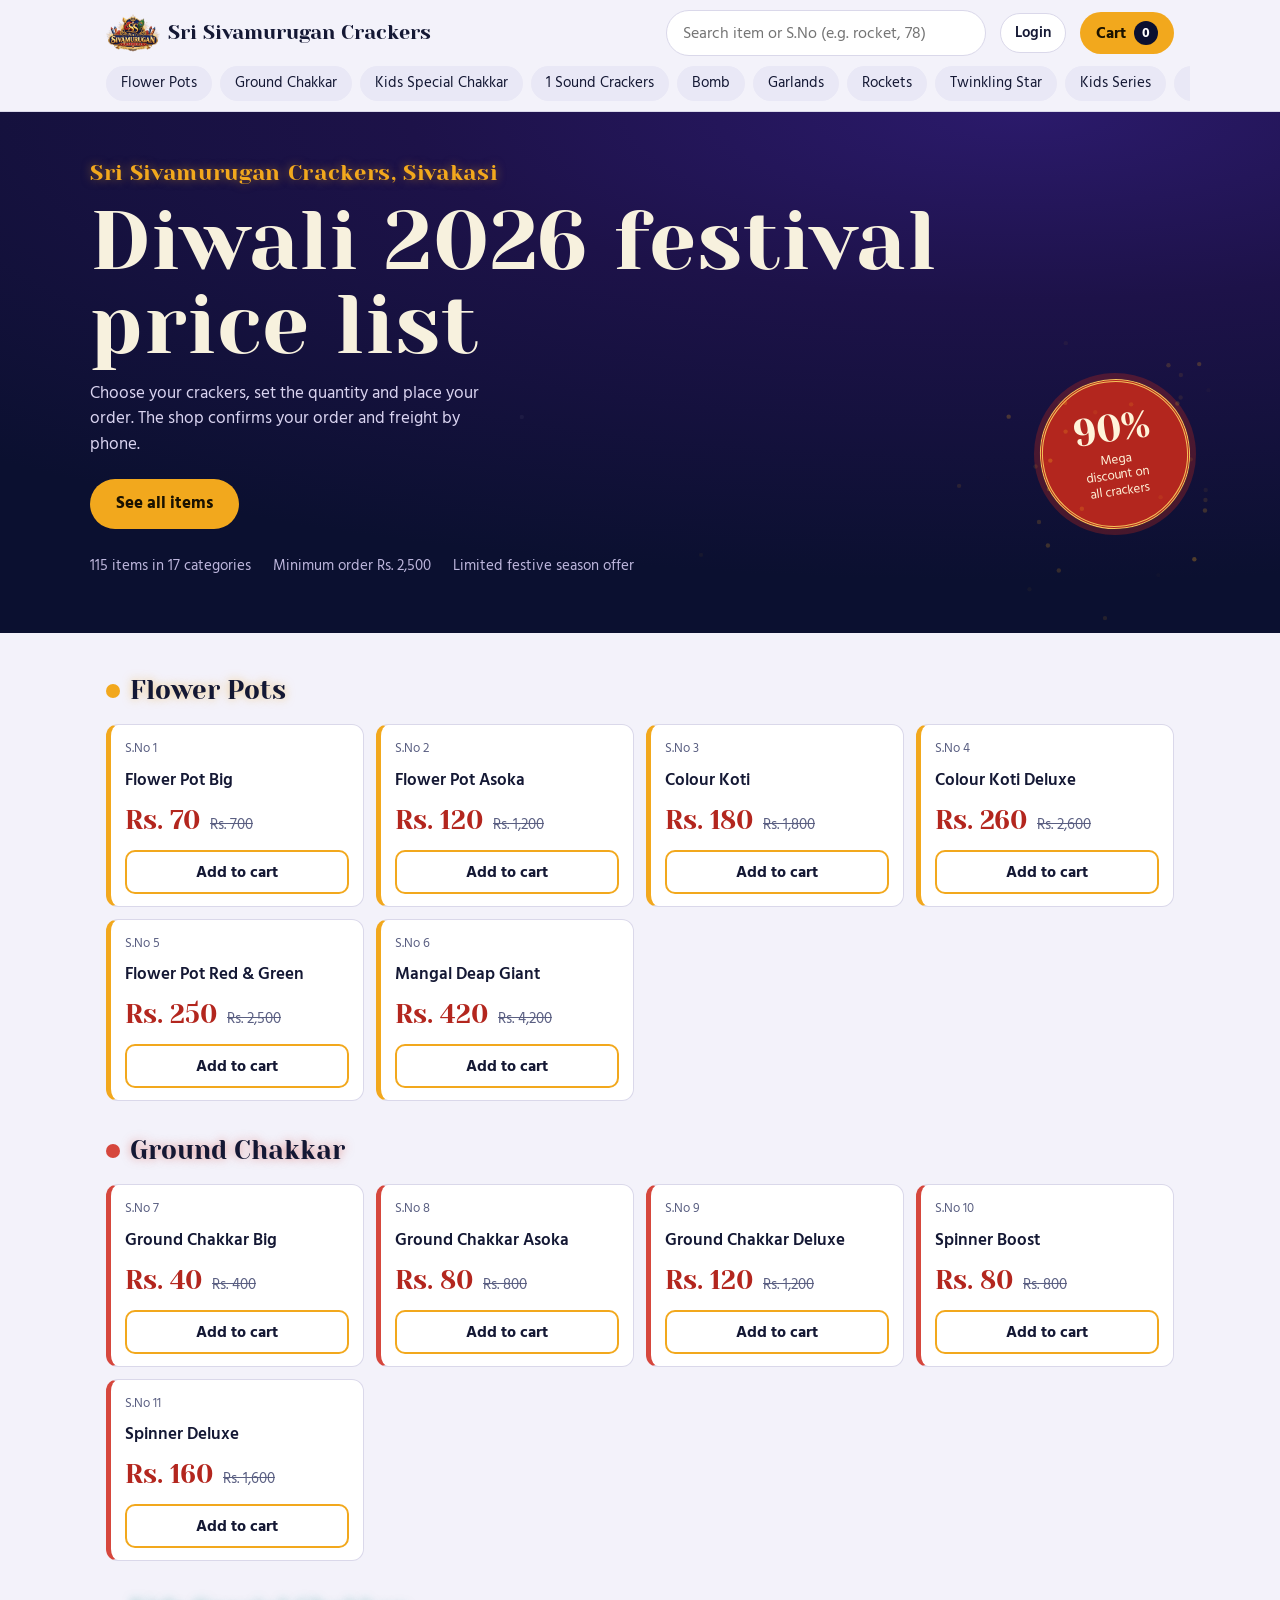
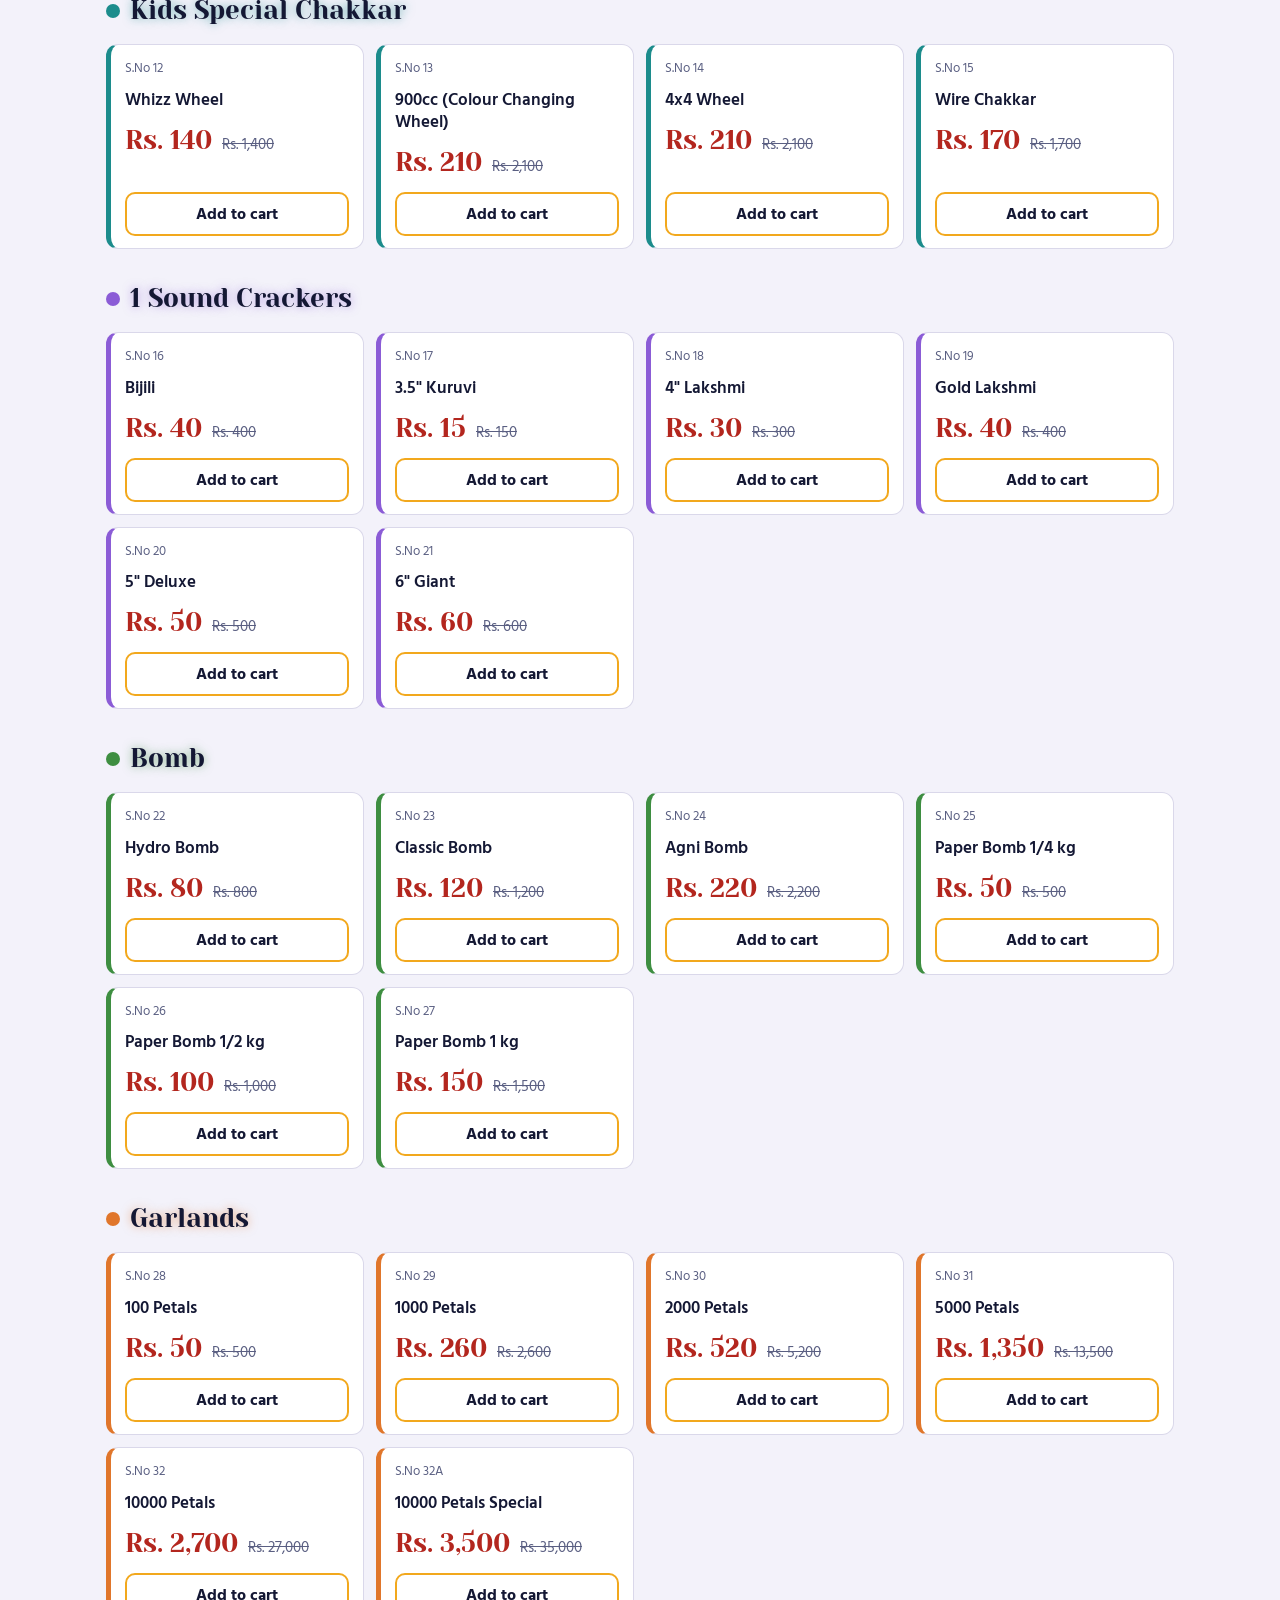
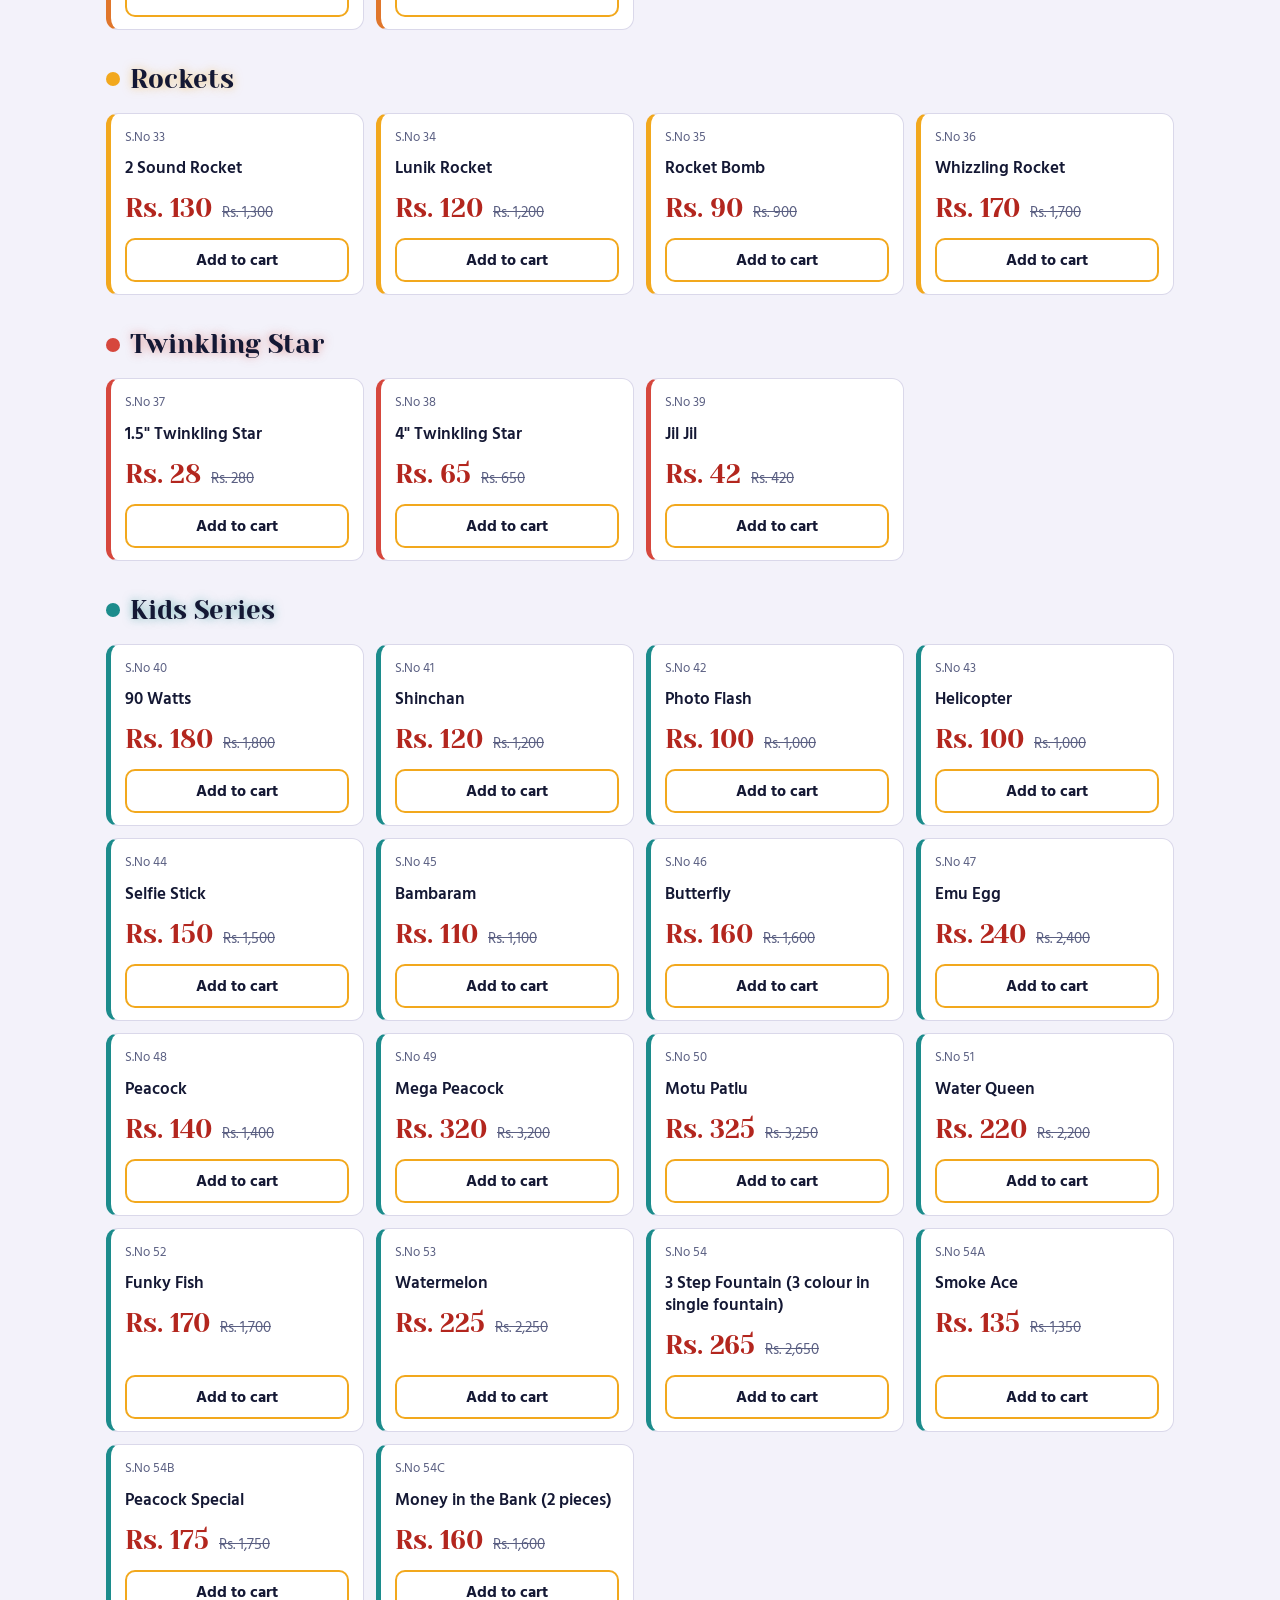
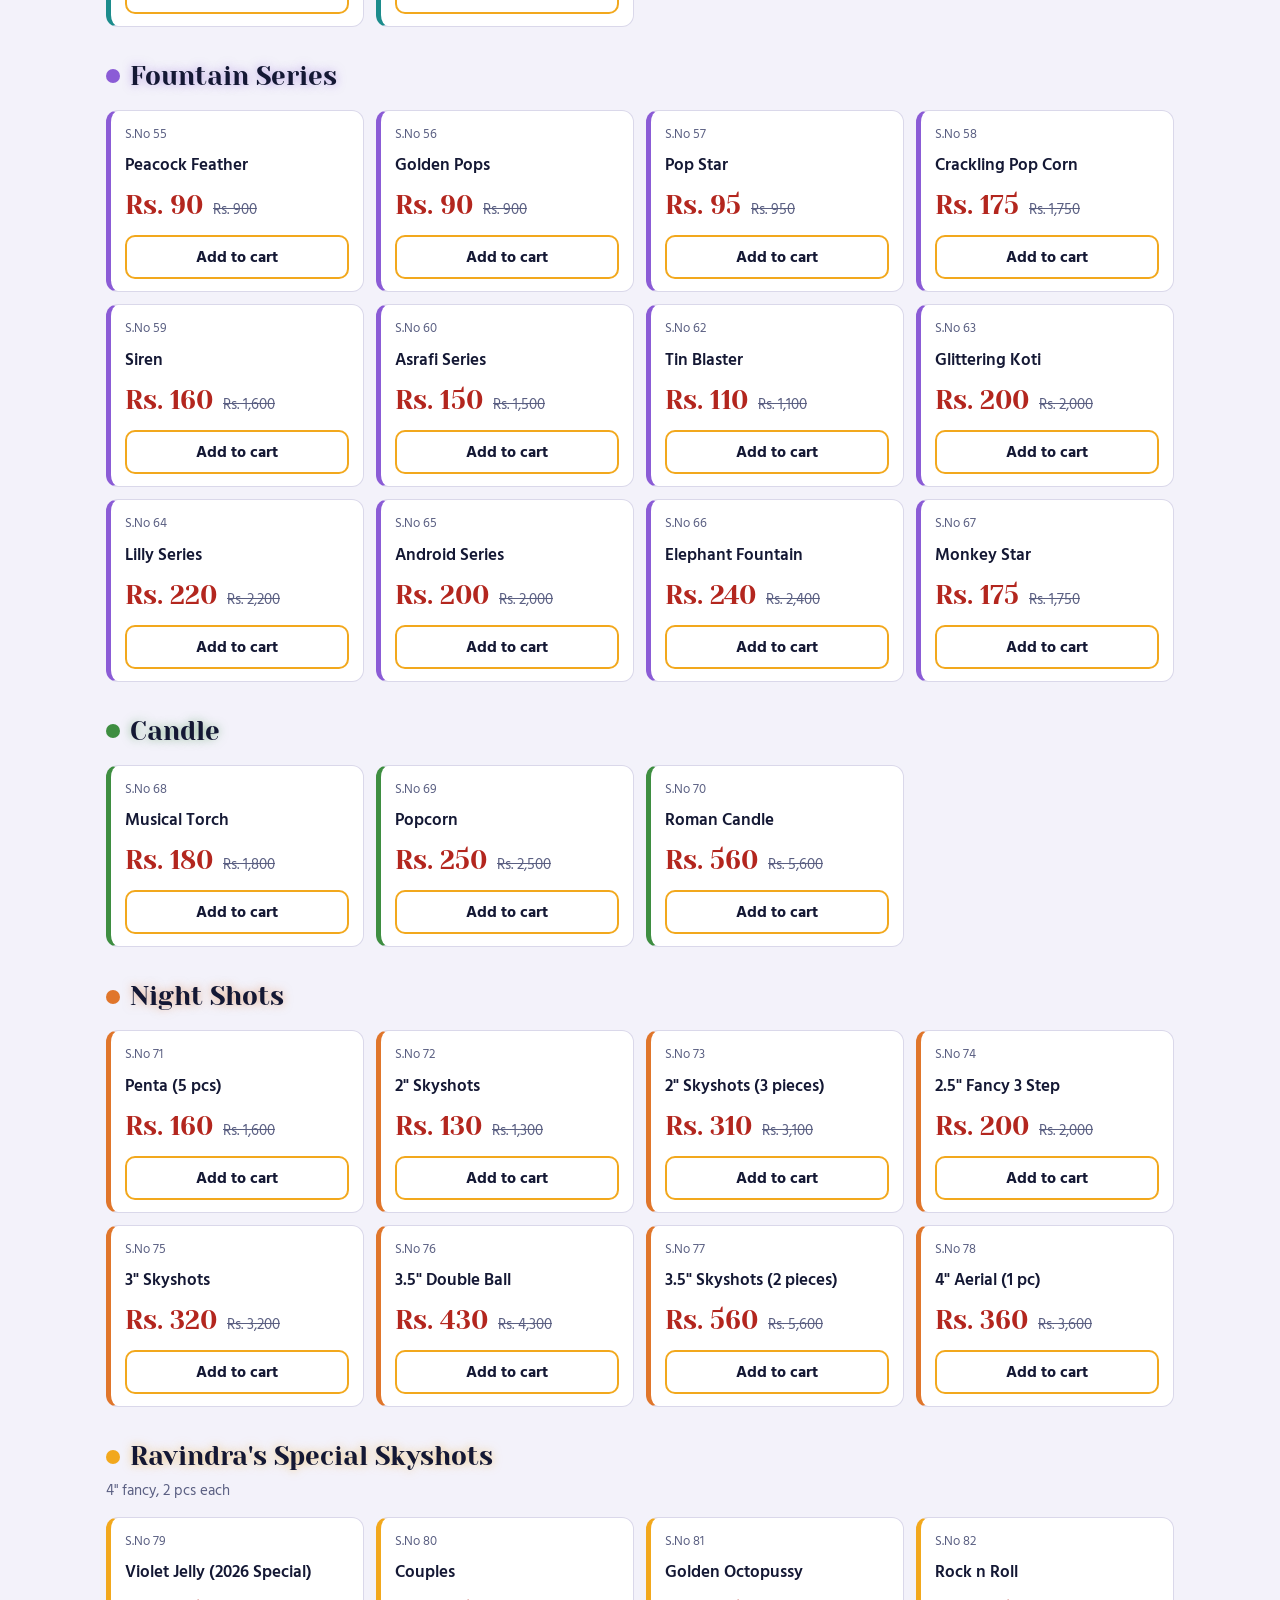
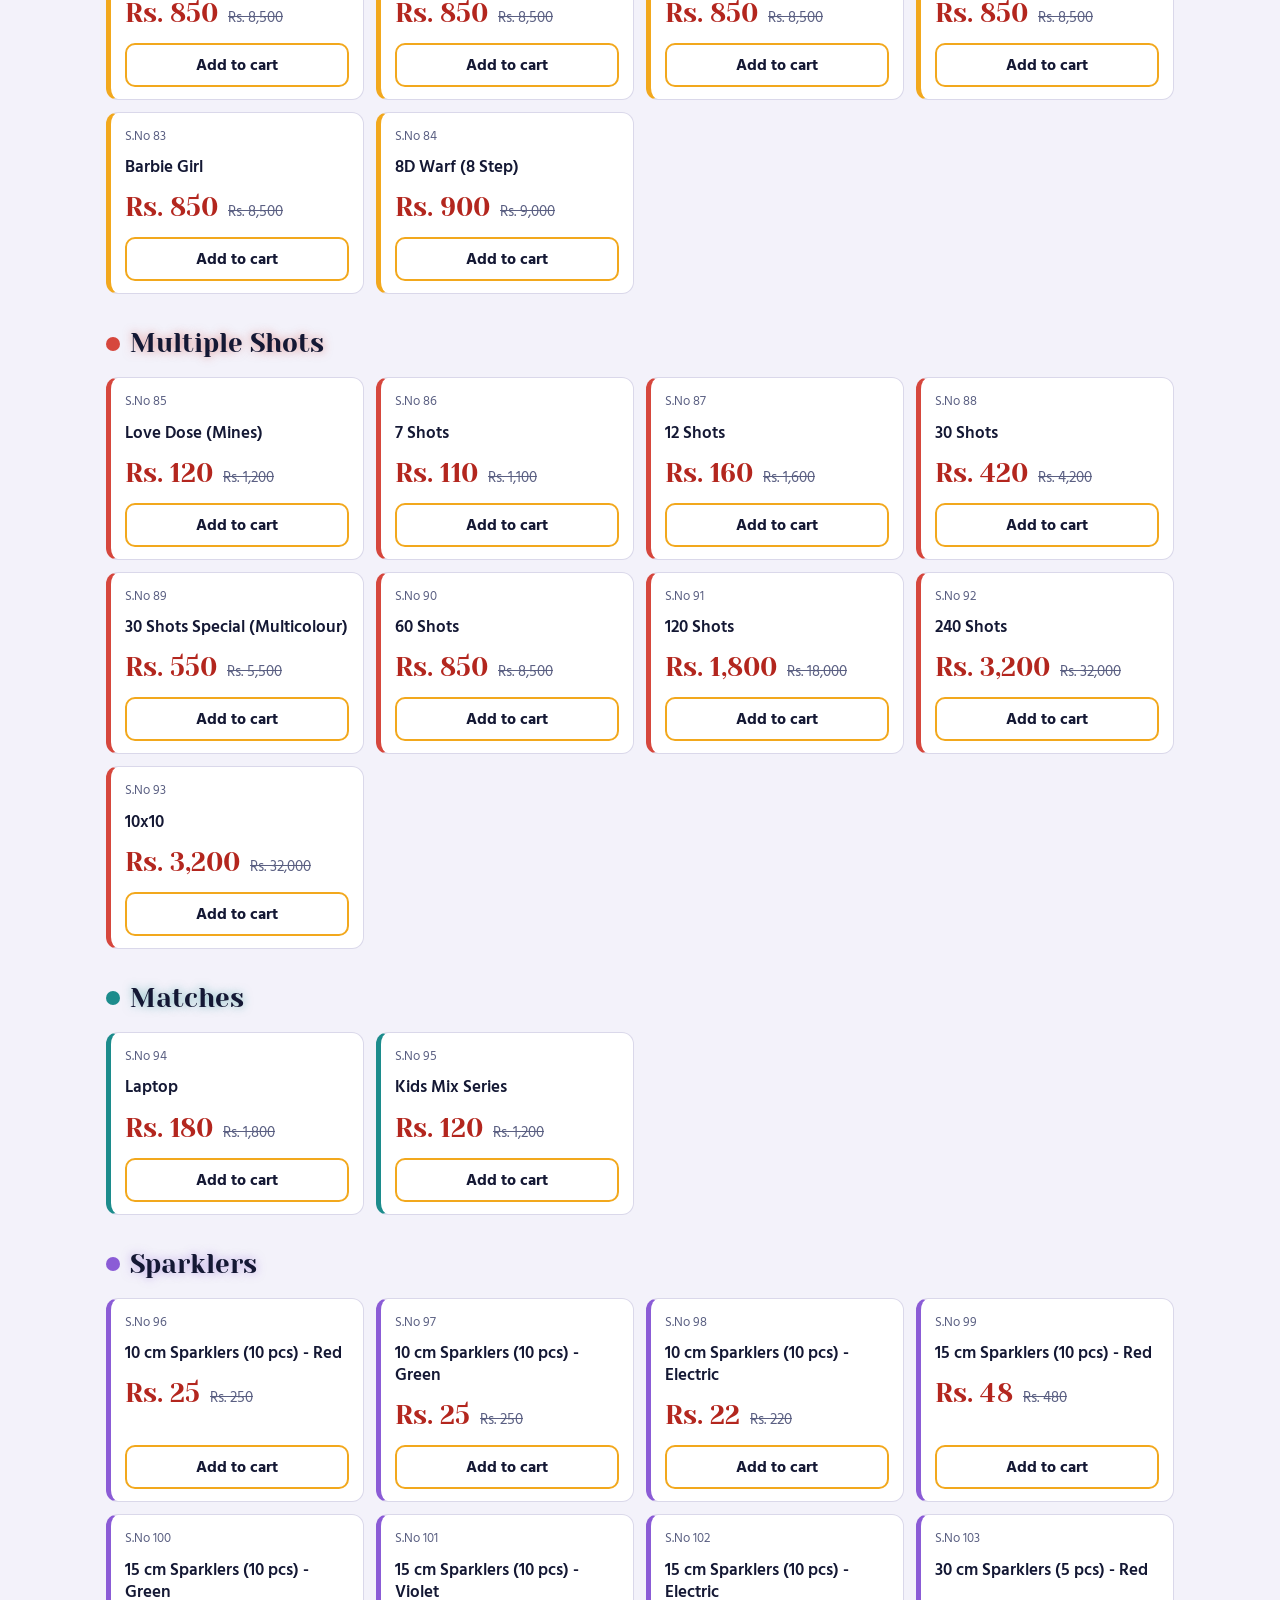
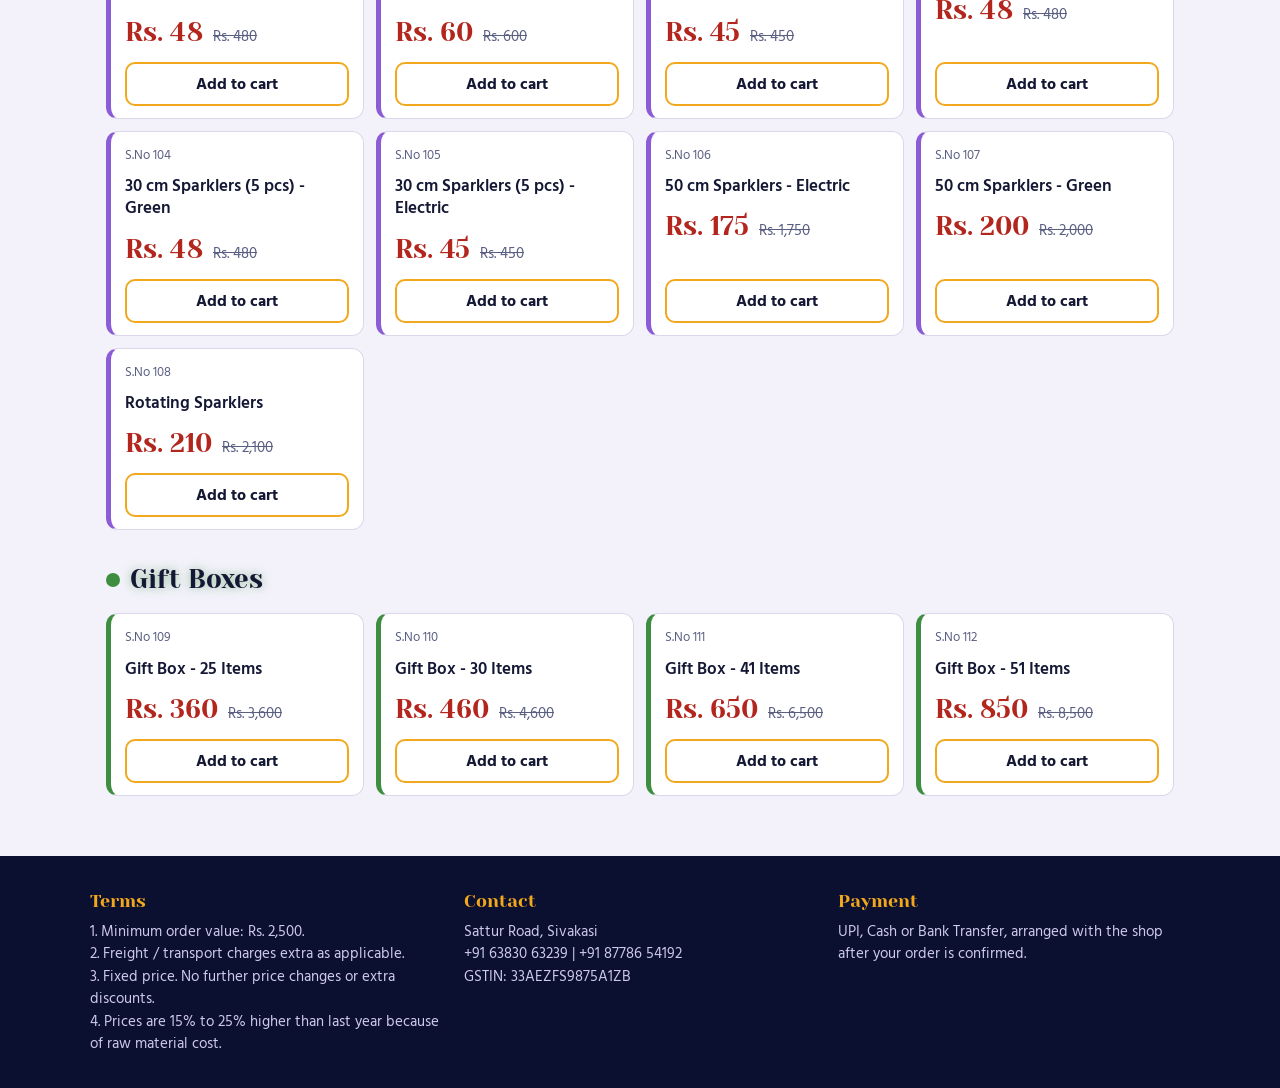
<file: index.html>
<!DOCTYPE html>
<html lang="en">
<head>
<meta charset="utf-8">
<meta name="viewport" content="width=device-width, initial-scale=1, viewport-fit=cover">
<title>Sri Sivamurugan Crackers</title>
  <meta name="description" content="Buy Sri Sivamurugan crackers online from Sivakasi. Best festive prices on flower pots, sparklers, rockets, gift boxes and more. Minimum order Rs. 2,500. Order now!">
  <meta name="theme-color" content="#F2A81D">
  <link rel="icon" type="image/png" href="favicon-v2.png">
<link rel="preconnect" href="https://fonts.googleapis.com">
<link rel="preconnect" href="https://fonts.gstatic.com" crossorigin>
<link href="https://fonts.googleapis.com/css2?family=Yeseva+One&family=Hind+Madurai:wght@400;500;600;700&display=swap" rel="stylesheet">
<style>
:root{
  box-sizing:border-box;
  padding-top:env(safe-area-inset-top,0px);
  padding-bottom:env(safe-area-inset-bottom,0px);
  --bg:#F3F2FA; --surface:#FFFFFF; --ink:#141834; --muted:#5A5F82; --line:#DAD8EA;
  --price:#B3261E; --marigold:#F2A81D; --on-marigold:#1A1200; --kumkum:#B3261E; --teal:#1C8C8C;
  --night:#0B1030; --night2:#1D1249; --chip:#E9E8F6; --ok:#1E7B4B; --warn:#B3261E;
  --display:"Yeseva One",Georgia,"Times New Roman",serif;
  --body:"Hind Madurai","Noto Sans Tamil",system-ui,-apple-system,"Segoe UI",Roboto,sans-serif;
}
@media (prefers-color-scheme: dark){
  :root:not([data-theme="light"]){
    --bg:#0C1029; --surface:#151A3F; --ink:#F1EEE3; --muted:#A7ABCE; --line:#2A3060;
    --price:#F5B740; --chip:#1E2450; --ok:#5FD08F; --warn:#FF8A80;
  }
}
:root[data-theme="dark"]{
  --bg:#0C1029; --surface:#151A3F; --ink:#F1EEE3; --muted:#A7ABCE; --line:#2A3060;
  --price:#F5B740; --chip:#1E2450; --ok:#5FD08F; --warn:#FF8A80;
}
html{height:auto;scroll-padding-top:calc(env(safe-area-inset-top,0px) + 150px);scroll-behavior:smooth}
*,*::before,*::after{box-sizing:inherit}
body{margin:0;background:var(--bg);color:var(--ink);font-family:var(--body);font-size:16px;line-height:1.5;-webkit-font-smoothing:antialiased}
button,input,textarea{font:inherit;color:inherit}
button{cursor:pointer}
:focus-visible{outline:3px solid var(--marigold);outline-offset:2px}
.sr{position:absolute;width:1px;height:1px;overflow:hidden;clip:rect(0 0 0 0);white-space:nowrap}

/* fireworks layer */
#fx{position:fixed;inset:0;width:100%;height:100%;pointer-events:none;z-index:70}

/* hero: always night sky */
.hero{background:radial-gradient(120% 90% at 80% 0%,#2B1A6B 0%,var(--night2) 40%,var(--night) 100%);color:#F7F1DE;padding:44px 20px 56px;position:relative;overflow:hidden;cursor:crosshair}
.hero-in{max-width:1100px;margin:0 auto;display:grid;gap:28px;grid-template-columns:1fr auto;align-items:end}
.hero h1{font-family:var(--display);font-weight:400;font-size:clamp(40px,8vw,84px);line-height:1;margin:0 0 14px;letter-spacing:.01em}
.hero .shop{font-family:var(--display);font-size:clamp(17px,2.6vw,22px);color:var(--marigold);margin:0 0 10px}
.hero p{margin:0;max-width:46ch;color:#D9D3F0;font-size:17px}
.hero .cta{display:inline-block;margin-top:22px;background:var(--marigold);color:var(--on-marigold);font-weight:700;border:0;border-radius:999px;padding:12px 26px;font-size:17px;text-decoration:none}
.seal{width:150px;height:150px;border-radius:50%;background:var(--kumkum);color:#FFF4DA;display:flex;flex-direction:column;align-items:center;justify-content:center;text-align:center;border:3px double #F5C25A;outline:6px solid rgba(179,38,30,.35);flex:none;transform:rotate(-8deg)}
.seal b{font-family:var(--display);font-weight:400;font-size:38px;line-height:1}
.seal span{font-size:13px;line-height:1.25;margin-top:4px;max-width:11ch}
.facts{max-width:1100px;margin:26px auto 0;display:flex;flex-wrap:wrap;gap:8px 22px;color:#BDB6DC;font-size:15px}

/* header */
.top{position:sticky;top:env(safe-area-inset-top,0px);z-index:40;background:var(--bg);border-bottom:1px solid var(--line)}
.bar{max-width:1100px;margin:0 auto;padding:10px 16px;display:flex;flex-wrap:wrap;align-items:center;gap:10px 14px}
.brand{font-family:var(--display);font-size:20px;margin-right:auto;white-space:nowrap}
.search{flex:1 1 260px;order:3;position:relative;min-width:0}
.search input{width:100%;border:1px solid var(--line);background:var(--surface);border-radius:999px;padding:10px 16px;font-size:16px}
.cartbtn{display:flex;align-items:center;gap:8px;background:var(--marigold);color:var(--on-marigold);border:0;border-radius:999px;padding:9px 16px;font-weight:700}
.cartbtn .n{background:var(--night);color:#fff;border-radius:999px;min-width:24px;height:24px;display:inline-flex;align-items:center;justify-content:center;font-size:14px;padding:0 6px}
.cartbtn.bump .n{animation:bump .4s ease}
@keyframes bump{40%{transform:scale(1.5)}}
.chips{max-width:1100px;margin:0 auto;padding:0 16px 10px;display:flex;gap:8px;overflow-x:auto;scrollbar-width:thin}
.chips a{flex:none;background:var(--chip);color:var(--ink);text-decoration:none;border-radius:999px;padding:5px 14px;font-size:15px;border:1px solid transparent}
.chips a:hover{border-color:var(--marigold)}
@media (min-width:760px){.search{order:0;flex:0 1 320px}.brand{margin-right:0}.bar{flex-wrap:nowrap}.spacer{flex:1}}

/* catalogue */
main{max-width:1100px;margin:0 auto;padding:8px 16px 60px}
.cat{padding-top:30px}
.cat h2{font-family:var(--display);font-weight:400;font-size:26px;margin:0 0 4px;display:flex;align-items:center;gap:10px}
.cat h2 i{width:14px;height:14px;border-radius:50%;background:var(--c);flex:none}
.cat .note{margin:0 0 14px;color:var(--muted);font-size:15px}
.grid{display:grid;grid-template-columns:repeat(auto-fill,minmax(230px,1fr));gap:12px}
.card{background:var(--surface);border:1px solid var(--line);border-left:5px solid var(--c);border-radius:12px;padding:14px 14px 12px;display:flex;flex-direction:column;gap:10px;min-width:0}
.card .sn{font-size:13px;color:var(--muted)}
.card h3{font-size:17px;font-weight:600;margin:0;line-height:1.3;overflow-wrap:anywhere}
.card .pr{display:flex;align-items:baseline;gap:10px;flex-wrap:wrap}
.card .now{font-family:var(--display);font-size:26px;color:var(--price)}
.card .was{color:var(--muted);text-decoration:line-through;font-size:15px}
.card .act{margin-top:auto;min-height:42px;display:flex}
.add{width:100%;background:transparent;border:2px solid var(--marigold);color:var(--ink);font-weight:700;border-radius:10px;padding:8px 12px}
.add:hover{background:var(--marigold);color:var(--on-marigold)}
.step{display:flex;align-items:center;justify-content:space-between;width:100%;background:var(--marigold);color:var(--on-marigold);border-radius:10px;font-weight:700}
.step button{background:none;border:0;width:46px;height:42px;font-size:22px;color:inherit}
.empty{padding:50px 0;text-align:center;color:var(--muted)}
[hidden]{display:none!important}

/* drawer */
.scrim{position:fixed;inset:0;background:rgba(5,8,25,.6);z-index:50;opacity:0;pointer-events:none;transition:opacity .25s}
.scrim.on{opacity:1;pointer-events:auto}
.drawer{position:fixed;top:0;right:0;bottom:0;width:min(440px,100%);background:var(--bg);z-index:60;transform:translateX(102%);transition:transform .3s cubic-bezier(.2,.8,.2,1);display:flex;flex-direction:column;padding-top:env(safe-area-inset-top,0px);padding-bottom:env(safe-area-inset-bottom,0px);border-left:1px solid var(--line)}
.drawer.on{transform:none}
.dh{display:flex;align-items:center;justify-content:space-between;padding:14px 18px;border-bottom:1px solid var(--line)}
.dh h2{font-family:var(--display);font-weight:400;font-size:22px;margin:0}
.x{background:var(--chip);border:0;border-radius:50%;width:38px;height:38px;font-size:20px}
.db{flex:1;overflow-y:auto;padding:14px 18px}
.df{border-top:1px solid var(--line);padding:14px 18px;background:var(--surface)}
.line{display:grid;grid-template-columns:1fr auto;gap:4px 10px;padding:10px 0;border-bottom:1px solid var(--line)}
.line b{font-weight:600}
.line small{color:var(--muted)}
.line .ctl{grid-column:1/-1;display:flex;align-items:center;gap:14px}
.line .step{width:132px;background:var(--chip);color:var(--ink)}
.rm{background:none;border:0;color:var(--warn);text-decoration:underline;padding:8px 4px;font-size:15px}
.clear{background:none;border:0;color:var(--muted);text-decoration:underline;width:100%;padding:8px;margin-top:6px;font-size:15px}
.clear.sure{color:var(--warn);font-weight:700}
.row{display:flex;justify-content:space-between;gap:10px;padding:2px 0}
.row.big{font-family:var(--display);font-size:22px;margin-top:4px}
.save{color:var(--ok);font-size:15px}
.meter{height:10px;background:var(--chip);border-radius:999px;overflow:hidden;margin:10px 0 6px}
.meter i{display:block;height:100%;width:0;background:var(--marigold);border-radius:999px;transition:width .5s cubic-bezier(.2,.8,.2,1)}
.meter.full i{background:var(--ok)}
.msg{font-size:15px;color:var(--muted);margin:0 0 10px}
.msg.warn{color:var(--warn)}
.primary{width:100%;background:var(--marigold);color:var(--on-marigold);border:0;border-radius:10px;padding:13px;font-weight:700;font-size:17px;display:flex;align-items:center;justify-content:center;gap:10px}
.primary[disabled]{opacity:.7;cursor:not-allowed}
.ghost{width:100%;background:none;border:1px solid var(--line);border-radius:10px;padding:11px;margin-top:8px}
.fld{margin-bottom:14px}
.fld label{display:block;font-weight:600;margin-bottom:4px}
.fld input,.fld textarea{width:100%;border:1px solid var(--line);background:var(--surface);border-radius:10px;padding:10px 12px;font-size:16px}
.fld textarea{min-height:88px;resize:vertical}
.err{color:var(--warn);font-size:14px;min-height:1.2em;margin-top:2px}
.done h3{font-family:var(--display);font-weight:400;font-size:26px;margin:6px 0}
.oid{display:inline-block;background:var(--chip);border-radius:8px;padding:4px 12px;font-weight:700;letter-spacing:.04em}
.demo{background:var(--chip);border-radius:10px;padding:10px 12px;font-size:14px;color:var(--muted);margin-top:14px}
footer{background:var(--night);color:#CFC9EA;padding:32px 20px calc(32px + env(safe-area-inset-bottom,0px))}
.fin{max-width:1100px;margin:0 auto;display:grid;gap:22px;grid-template-columns:repeat(auto-fit,minmax(260px,1fr));font-size:15px}
footer h4{font-family:var(--display);font-weight:400;font-size:18px;color:var(--marigold);margin:0 0 6px}
footer p,footer ol{margin:0;padding-left:0;list-style-position:inside}
@media (max-width:560px){.hero-in{grid-template-columns:1fr}.seal{width:120px;height:120px}.seal b{font-size:30px}.brand{font-size:17px}}
@media (prefers-reduced-motion:reduce){*{transition:none!important;animation:none!important;scroll-behavior:auto!important}}
  .card{cursor:pointer}
.preview{position:fixed;inset:0;z-index:65;display:flex;align-items:center;justify-content:center;padding:20px;pointer-events:none}
.preview.on{pointer-events:auto}
.preview-card{position:relative;background:var(--surface);border:1px solid var(--line);border-radius:16px;max-width:380px;width:100%;overflow:hidden;transform:scale(.9);opacity:0;transition:transform .25s,opacity .25s}
.preview.on .preview-card{transform:scale(1);opacity:1}
.preview-fx{width:100%;height:180px;display:block;background:linear-gradient(180deg,var(--night2),var(--night))}
.preview-body{padding:16px 18px 18px}
.preview-body .sn{color:var(--muted);font-size:13px}
.preview-body h3{font-family:var(--display);font-weight:400;font-size:22px;margin:4px 0}
.preview-body .pr{display:flex;gap:10px;align-items:baseline;margin:0 0 14px}
.preview-body .now{font-family:var(--display);font-size:26px;color:var(--price)}
.preview-body .was{color:var(--muted);text-decoration:line-through;font-size:15px}
.pv-close{position:absolute;top:10px;right:10px;background:rgba(0,0,0,.4);color:#fff;border:0;border-radius:50%;width:34px;height:34px;font-size:18px;z-index:2}
  .chips{scrollbar-width:none;-ms-overflow-style:none}
.chips::-webkit-scrollbar{display:none}
  @keyframes goldGlow{
  0%,100%{text-shadow:0 0 8px rgba(242,168,29,.55),0 0 18px rgba(242,168,29,.3)}
  50%{text-shadow:0 0 16px rgba(242,168,29,.9),0 0 32px rgba(242,168,29,.55)}
}
@keyframes sealGlow{
  0%,100%{box-shadow:0 0 14px rgba(245,194,90,.5),0 0 0 6px rgba(179,38,30,.35)}
  50%{box-shadow:0 0 30px rgba(245,194,90,.9),0 0 0 6px rgba(179,38,30,.35)}
}
.hero h1{animation:goldGlow 2.6s ease-in-out infinite}
.hero .shop{color:var(--marigold);text-shadow:0 0 10px rgba(242,168,29,.5);letter-spacing:.03em}
.seal{animation:sealGlow 2.4s ease-in-out infinite}
.cat h2{text-shadow:0 0 10px color-mix(in srgb,var(--c) 55%,transparent)}
  /* ---------- UI polish: spinner, empty cart ---------- */
@keyframes spin{to{transform:rotate(360deg)}}
.spinner{width:18px;height:18px;border-radius:50%;border:2.5px solid rgba(0,0,0,.25);border-top-color:currentColor;animation:spin .7s linear infinite;flex:none}
.empty-cart{padding:36px 10px;text-align:center}
.empty-cart .ic{font-size:40px;line-height:1;margin-bottom:10px}
.empty-cart p{margin:0 0 4px;font-weight:600}
.empty-cart small{color:var(--muted)}
</style>
</head>
<body>
<canvas id="fx" aria-hidden="true"></canvas>

<header class="top">
  <div class="bar">
   <a href="#" class="brand" style="display:flex;align-items:center;gap:8px;text-decoration:none;color:inherit">       <img src="logo-header-v2.png" alt="Sri Sivamurugan Crackers logo" style="height:38px;width:auto">       <span>Sri Sivamurugan Crackers</span>     </a>
    <div class="spacer"></div>
    <div class="search">
      <label class="sr" for="q">Search items</label>
      <input id="q" type="search" placeholder="Search item or S.No (e.g. rocket, 78)" autocomplete="off">
    </div>
    <button class="cartbtn" id="cartBtn" aria-label="Open cart">Cart <span class="n" id="cartN">0</span></button>
  </div>
  <nav class="chips" id="chips" aria-label="Categories"></nav>
</header>

<section class="hero" id="hero">
  <div class="hero-in">
    <div>
      <p class="shop">Sri Sivamurugan Crackers, Sivakasi</p>
      <h1>Diwali 2026 festival price list</h1>
      <p>Choose your crackers, set the quantity and place your order. The shop confirms your order and freight by phone.</p>
      <a class="cta" href="#catalog">See all items</a>
    </div>
    <div class="seal" aria-label="90 percent mega discount"><b>90%</b><span>Mega discount on all crackers</span></div>
  </div>
  <div class="facts"><span id="count"></span><span>Minimum order Rs. 2,500</span><span>Limited festive season offer</span></div>
</section>

<main id="catalog">
  <div id="cats"></div>
  <div class="empty" id="none" hidden>No item matches your search. Try a shorter name or the S.No.</div>
</main>

<footer>
  <div class="fin">
    <div>
      <h4>Terms</h4>
      <ol>
        <li>Minimum order value: Rs. 2,500.</li>
        <li>Freight / transport charges extra as applicable.</li>
        <li>Fixed price. No further price changes or extra discounts.</li>
        <li>Prices are 15% to 25% higher than last year because of raw material cost.</li>
      </ol>
    </div>
    <div>
      <h4>Contact</h4>
      <p>Sattur Road, Sivakasi<br>+91 63830 63239 | +91 87786 54192<br>GSTIN: 33AEZFS9875A1ZB</p>
    </div>
    <div>
      <h4>Payment</h4>
      <p>UPI, Cash or Bank Transfer, arranged with the shop after your order is confirmed.</p>
    </div>
  </div>
</footer>

<div class="scrim" id="scrim"></div>
<aside class="drawer" id="drawer" role="dialog" aria-modal="true" aria-labelledby="dt" aria-hidden="true">
  <div class="dh"><h2 id="dt">Your cart</h2><button class="x" id="closeBtn" aria-label="Close cart">&times;</button></div>
  <div class="db" id="db"></div>
  <div class="df" id="df"></div>
</aside>
  <div class="scrim" id="pscrim"></div>
<div class="preview" id="preview" aria-hidden="true">
  <div class="preview-card" role="dialog" aria-modal="true" aria-labelledby="pvName">
    <button class="pv-close" id="pvClose" aria-label="Close preview">&times;</button>
    <canvas class="preview-fx" id="pvFx"></canvas>
    <div class="preview-body">
      <span class="sn" id="pvSn"></span>
      <h3 id="pvName"></h3>
      <div class="pr"><span class="now" id="pvNow"></span><span class="was" id="pvWas"></span></div>
      <div class="act" id="pvAct"></div>
    </div>
  </div>
</div>

<script>
/* Data from the Diwali 2026 catalogue. Offer price = 10% of MRP for every item.
   Item 78 (4" Aerial) is 360 here; the PDF printed 380 by mistake. Item 61 is not in the PDF. */
let DATA=[
["Flower Pots",[[1,"Flower Pot Big",700],[2,"Flower Pot Asoka",1200],[3,"Colour Koti",1800],[4,"Colour Koti Deluxe",2600],[5,"Flower Pot Red & Green",2500],[6,"Mangal Deap Giant",4200]]],
["Ground Chakkar",[[7,"Ground Chakkar Big",400],[8,"Ground Chakkar Asoka",800],[9,"Ground Chakkar Deluxe",1200],[10,"Spinner Boost",800],[11,"Spinner Deluxe",1600]]],
["Kids Special Chakkar",[[12,"Whizz Wheel",1400],[13,"900cc (Colour Changing Wheel)",2100],[14,"4x4 Wheel",2100],[15,"Wire Chakkar",1700]]],
["1 Sound Crackers",[[16,"Bijili",400],[17,'3.5" Kuruvi',150],[18,'4" Lakshmi',300],[19,"Gold Lakshmi",400],[20,'5" Deluxe',500],[21,'6" Giant',600]]],
["Bomb",[[22,"Hydro Bomb",800],[23,"Classic Bomb",1200],[24,"Agni Bomb",2200],[25,"Paper Bomb 1/4 kg",500],[26,"Paper Bomb 1/2 kg",1000],[27,"Paper Bomb 1 kg",1500]]],
["Garlands",[[28,"100 Petals",500],[29,"1000 Petals",2600],[30,"2000 Petals",5200],[31,"5000 Petals",13500],[32,"10000 Petals",27000],["32A","10000 Petals Special",35000]]],
["Rockets",[[33,"2 Sound Rocket",1300],[34,"Lunik Rocket",1200],[35,"Rocket Bomb",900],[36,"Whizzling Rocket",1700]]],
["Twinkling Star",[[37,'1.5" Twinkling Star',280],[38,'4" Twinkling Star',650],[39,"Jil Jil",420]]],
["Kids Series",[[40,"90 Watts",1800],[41,"Shinchan",1200],[42,"Photo Flash",1000],[43,"Helicopter",1000],[44,"Selfie Stick",1500],[45,"Bambaram",1100],[46,"Butterfly",1600],[47,"Emu Egg",2400],[48,"Peacock",1400],[49,"Mega Peacock",3200],[50,"Motu Patlu",3250],[51,"Water Queen",2200],[52,"Funky Fish",1700],[53,"Watermelon",2250],[54,"3 Step Fountain (3 colour in single fountain)",2650],["54A","Smoke Ace",1350],["54B","Peacock Special",1750],["54C","Money in the Bank (2 pieces)",1600]]],
["Fountain Series",[[55,"Peacock Feather",900],[56,"Golden Pops",900],[57,"Pop Star",950],[58,"Crackling Pop Corn",1750],[59,"Siren",1600],[60,"Asrafi Series",1500],[62,"Tin Blaster",1100],[63,"Glittering Koti",2000],[64,"Lilly Series",2200],[65,"Android Series",2000],[66,"Elephant Fountain",2400],[67,"Monkey Star",1750]]],
["Candle",[[68,"Musical Torch",1800],[69,"Popcorn",2500],[70,"Roman Candle",5600]]],
["Night Shots",[[71,"Penta (5 pcs)",1600],[72,'2" Skyshots',1300],[73,'2" Skyshots (3 pieces)',3100],[74,'2.5" Fancy 3 Step',2000],[75,'3" Skyshots',3200],[76,'3.5" Double Ball',4300],[77,'3.5" Skyshots (2 pieces)',5600],[78,'4" Aerial (1 pc)',3600]]],
["Ravindra's Special Skyshots",[[79,"Violet Jelly (2026 Special)",8500],[80,"Couples",8500],[81,"Golden Octopussy",8500],[82,"Rock n Roll",8500],[83,"Barbie Girl",8500],[84,"8D Warf (8 Step)",9000]],'4" fancy, 2 pcs each'],
["Multiple Shots",[[85,"Love Dose (Mines)",1200],[86,"7 Shots",1100],[87,"12 Shots",1600],[88,"30 Shots",4200],[89,"30 Shots Special (Multicolour)",5500],[90,"60 Shots",8500],[91,"120 Shots",18000],[92,"240 Shots",32000],[93,"10x10",32000]]],
["Matches",[[94,"Laptop",1800],[95,"Kids Mix Series",1200]]],
["Sparklers",[[96,"10 cm Sparklers (10 pcs) - Red",250],[97,"10 cm Sparklers (10 pcs) - Green",250],[98,"10 cm Sparklers (10 pcs) - Electric",220],[99,"15 cm Sparklers (10 pcs) - Red",480],[100,"15 cm Sparklers (10 pcs) - Green",480],[101,"15 cm Sparklers (10 pcs) - Violet",600],[102,"15 cm Sparklers (10 pcs) - Electric",450],[103,"30 cm Sparklers (5 pcs) - Red",480],[104,"30 cm Sparklers (5 pcs) - Green",480],[105,"30 cm Sparklers (5 pcs) - Electric",450],[106,"50 cm Sparklers - Electric",1750],[107,"50 cm Sparklers - Green",2000],[108,"Rotating Sparklers",2100]]],
["Gift Boxes",[[109,"Gift Box - 25 Items",3600],[110,"Gift Box - 30 Items",4600],[111,"Gift Box - 41 Items",6500],[112,"Gift Box - 51 Items",8500]]]
];
const MIN_ORDER=2500;
const API_URL="https://script.google.com/macros/s/AKfycbzn1nLD5nbDDpSSsAyyKy25qdJ4yzKvmbOGkP2OSKPBvZ82e1bfgyFeOICpjXPoswkr/exec";
const NOTES={"Ravindra's Special Skyshots":'4" fancy, 2 pcs each'};
const COLORS=["#F2A81D","#D6473D","#1C8C8C","#8B5CD6","#3E8E41","#E0762B"];
const $=s=>document.querySelector(s);
const fmt=n=>"Rs. "+Math.round(n).toLocaleString("en-IN");
const esc=s=>String(s).replace(/[&<>"']/g,c=>({"&":"&amp;","<":"&lt;",">":"&gt;",'"':"&quot;","'":"&#39;"}[c]));

const ITEMS={};
function buildItems(){
  Object.keys(ITEMS).forEach(k=>delete ITEMS[k]);
  DATA.forEach((c,ci)=>c[1].forEach(([id,name,mrp,price])=>{ITEMS[id]={id:String(id),name,mrp,price:price!==undefined?price:mrp/10,cat:c[0],color:COLORS[ci%COLORS.length]}}));
}
buildItems();
let cart={};
try{const s=localStorage.getItem("ssc_cart");if(s){const o=JSON.parse(s);Object.keys(o).forEach(k=>{if(ITEMS[k]&&o[k]>0)cart[k]=o[k]})}}catch(e){}
function save(){try{localStorage.setItem("ssc_cart",JSON.stringify(cart))}catch(e){}}

/* ---------- fireworks ---------- */
const reduce=matchMedia("(prefers-reduced-motion: reduce)").matches;
const cv=$("#fx"),ctx=cv.getContext("2d");let W,H,parts=[],raf=0;
function size(){const d=Math.min(devicePixelRatio||1,2);W=innerWidth;H=innerHeight;cv.width=W*d;cv.height=H*d;ctx.setTransform(d,0,0,d,0,0)}
size();addEventListener("resize",size);
const FX=["#F2A81D","#FFD776","#E5483C","#2FB5B5","#FFFFFF","#A98BFF"];
function burst(x,y,n=46){
  if(reduce)return;
  const a=FX[Math.random()*FX.length|0],b=FX[Math.random()*FX.length|0];
  for(let i=0;i<n;i++){const t=Math.random()*6.283,s=1.2+Math.random()*3.4;
    parts.push({x,y,vx:Math.cos(t)*s,vy:Math.sin(t)*s,life:1,d:.013+Math.random()*.012,c:i%2?a:b})}
  if(!raf)raf=requestAnimationFrame(tick);
}
function tick(){
  ctx.clearRect(0,0,W,H);
  parts=parts.filter(p=>p.life>0);
  for(const p of parts){p.x+=p.vx;p.y+=p.vy;p.vx*=.98;p.vy=p.vy*.98+.05;p.life-=p.d;
    ctx.globalAlpha=Math.max(p.life,0);ctx.fillStyle=p.c;ctx.beginPath();ctx.arc(p.x,p.y,2.2,0,6.283);ctx.fill()}
  ctx.globalAlpha=1;
  if(parts.length)raf=requestAnimationFrame(tick);else{raf=0;ctx.clearRect(0,0,W,H)}
}
$("#hero").addEventListener("click",e=>{if(e.target.closest("a"))return;burst(e.clientX,e.clientY,60)});
function opening(){
  const r=$("#hero").getBoundingClientRect();
  [[.22,.35,0],[.7,.25,380],[.48,.55,760],[.86,.6,1100]].forEach(([fx,fy,t])=>
    setTimeout(()=>burst(r.left+r.width*fx,r.top+r.height*fy,58),400+t));
}

/* ---------- catalogue ---------- */
function slug(n){return "c-"+n.toLowerCase().replace(/[^a-z0-9]+/g,"-").replace(/-$/,"")}
function renderCatalogue(){
  let html="",chips="";
  DATA.forEach((c,ci)=>{
    const col=COLORS[ci%COLORS.length],id=slug(c[0]);
    chips+=`<a href="#${id}">${esc(c[0])}</a>`;
    html+=`<section class="cat" id="${id}" style="--c:${col}"><h2><i></i>${esc(c[0])}</h2>${c[2]?`<p class="note">${esc(c[2])}</p>`:`<p class="note"></p>`}<div class="grid">`;
    c[1].forEach(([sid])=>{const it=ITEMS[sid];
      html+=`<article class="card" data-id="${it.id}" data-s="${esc((it.name+" "+it.id+" "+it.cat).toLowerCase())}">
        <span class="sn">S.No ${esc(it.id)}</span><h3>${esc(it.name)}</h3>
        <div class="pr"><span class="now">${fmt(it.price)}</span><span class="was">${fmt(it.mrp)}</span></div>
        <div class="act"></div></article>`});
    html+=`</div></section>`;
  });
  $("#cats").innerHTML=html;$("#chips").innerHTML=chips;
  $("#count").textContent=Object.keys(ITEMS).length+" items in "+DATA.length+" categories";
  Object.keys(ITEMS).forEach(paintCard);
}
function stepHTML(id,q){return `<div class="step"><button data-act="dec" data-id="${id}" aria-label="Remove one ${esc(ITEMS[id].name)}">&minus;</button><span aria-live="polite">${q}</span><button data-act="inc" data-id="${id}" aria-label="Add one ${esc(ITEMS[id].name)}">+</button></div>`}
function paintCard(id){
  const el=document.querySelector(`.card[data-id="${CSS.escape(id)}"] .act`);if(!el)return;
  const q=cart[id]||0;
  el.innerHTML=q?stepHTML(id,q):`<button class="add" data-act="add" data-id="${id}">Add to cart</button>`;
}
function count(){return Object.values(cart).reduce((a,b)=>a+b,0)}
function totals(){let sub=0,mrp=0;for(const k in cart){sub+=ITEMS[k].price*cart[k];mrp+=ITEMS[k].mrp*cart[k]}return{sub,mrp,save:mrp-sub}}
function paintBadge(bump){
  $("#cartN").textContent=count();
  if(bump){const b=$("#cartBtn");b.classList.remove("bump");void b.offsetWidth;b.classList.add("bump")}
}
function change(id,delta,src){
  const q=Math.max(0,(cart[id]||0)+delta);
  if(q)cart[id]=q;else delete cart[id];
  save();paintCard(id);paintBadge(delta>0);
  if(delta>0&&src){const r=src.getBoundingClientRect();burst(r.left+r.width/2,r.top+r.height/2,22)}
  if(drawerOpen&&view==="cart")renderCart();
  if(pvId===id)paintPreviewAct();
}
document.addEventListener("click",e=>{
  const b=e.target.closest("[data-act]");if(!b)return;
  const id=b.dataset.id,a=b.dataset.act;
  if(a==="add"||a==="inc")change(id,1,b);
  else if(a==="dec")change(id,-1);
  else if(a==="rm")change(id,-(cart[id]||0));
});
function clearCart(){
  cart={};save();Object.keys(ITEMS).forEach(paintCard);paintBadge(false);
  if(drawerOpen)renderCart();
}

/* search */
$("#q").addEventListener("input",()=>{
  const t=$("#q").value.trim().toLowerCase();let any=false;
  document.querySelectorAll(".cat").forEach(sec=>{
    let shown=0;
    sec.querySelectorAll(".card").forEach(c=>{const ok=!t||c.dataset.s.includes(t);c.hidden=!ok;if(ok)shown++});
    sec.hidden=!shown;if(shown)any=true;
  });
  $("#none").hidden=any;
});

/* ---------- cart drawer ---------- */
let drawerOpen=false,view="cart",lastFocus=null;
function openDrawer(v){
  lastFocus=document.activeElement;view=v||"cart";drawerOpen=true;
  $("#drawer").classList.add("on");$("#scrim").classList.add("on");$("#drawer").setAttribute("aria-hidden","false");
  renderDrawer();setTimeout(()=>$("#closeBtn").focus(),50);
}
function closeDrawer(){
  drawerOpen=false;$("#drawer").classList.remove("on");$("#scrim").classList.remove("on");$("#drawer").setAttribute("aria-hidden","true");
  if(lastFocus&&lastFocus.focus)lastFocus.focus();
}
$("#cartBtn").addEventListener("click",()=>openDrawer("cart"));
$("#closeBtn").addEventListener("click",closeDrawer);
$("#scrim").addEventListener("click",closeDrawer);
document.addEventListener("keydown",e=>{if(e.key==="Escape"&&drawerOpen)closeDrawer()});

function renderDrawer(){
  if(view==="cart")renderCart();else if(view==="form")renderForm();
}
function renderCart(){
  $("#dt").textContent="Your cart";
  const ids=Object.keys(cart);
  if(!ids.length){
    $("#db").innerHTML=`<div class="empty-cart"><div class="ic">🛒</div><p>Your cart is empty</p><small>Pick items from the price list and they show up here.</small></div>`;
    $("#df").innerHTML=`<button class="primary" id="browse">Browse items</button>`;
    $("#browse").onclick=closeDrawer;return;
  }
  $("#db").innerHTML=ids.map(id=>{const it=ITEMS[id],q=cart[id];
    return `<div class="line"><div><b>${esc(it.name)}</b><br><small>S.No ${esc(id)} &middot; ${fmt(it.price)} each</small></div><b>${fmt(it.price*q)}</b><div class="ctl">${stepHTML(id,q)}<button class="rm" data-act="rm" data-id="${id}" aria-label="Remove ${esc(it.name)} from cart">Remove</button></div></div>`}).join("");
  const t=totals(),pct=Math.min(100,t.sub/MIN_ORDER*100),ok=t.sub>=MIN_ORDER;
  $("#df").innerHTML=`
    <div class="meter ${ok?"full":""}" role="progressbar" aria-valuemin="0" aria-valuemax="${MIN_ORDER}" aria-valuenow="${Math.min(t.sub,MIN_ORDER)}"><i style="width:${pct}%"></i></div>
    <p class="msg ${ok?"":"warn"}">${ok?"Minimum order reached.":"Add "+fmt(MIN_ORDER-t.sub)+" more to reach the minimum order of "+fmt(MIN_ORDER)+"."}</p>
    <div class="row save"><span>You save vs MRP</span><span>${fmt(t.save)}</span></div>
    <div class="row big"><span>Total</span><span>${fmt(t.sub)}</span></div>
    <p class="msg">Freight / transport charges are extra.</p>
    <button class="primary" id="goForm" ${ok?"":"disabled"}>Continue to order</button>
    <button class="clear" id="clearBtn">Clear cart</button>`;
  $("#goForm").onclick=()=>{view="form";renderForm()};
  let armed=0;
  $("#clearBtn").onclick=()=>{
    const b=$("#clearBtn");
    if(!armed){armed=setTimeout(()=>{armed=0;if(b.isConnected){b.textContent="Clear cart";b.classList.remove("sure")}},3000);b.textContent="Remove all items? Tap again to confirm";b.classList.add("sure");return}
    clearTimeout(armed);armed=0;clearCart();
  };
}
let details={name:"",phone:"",addr:""};
try{const d=JSON.parse(localStorage.getItem("ssc_details")||"null");if(d)details=Object.assign(details,d)}catch(e){}
function renderForm(){
  $("#dt").textContent="Your details";
  $("#db").innerHTML=`
    <div class="fld"><label for="fn">Full name</label><input id="fn" autocomplete="name" value="${esc(details.name)}"><div class="err" id="en"></div></div>
    <div class="fld"><label for="fp">Mobile number</label><input id="fp" type="tel" inputmode="numeric" autocomplete="tel" maxlength="10" value="${esc(details.phone)}"><div class="err" id="ep"></div></div>
    <div class="fld"><label for="fa">Delivery address or town</label><textarea id="fa" autocomplete="street-address">${esc(details.addr)}</textarea><div class="err" id="ea"></div></div>`;
  const t=totals();
  $("#df").innerHTML=`<div class="row big"><span>Total</span><span>${fmt(t.sub)}</span></div>
    <p class="msg">This is an order request. The shop calls you to confirm the order, freight and payment.</p>
    <p class="msg warn" id="ferr" role="alert"></p>
    <button class="primary" id="place"><span id="placeLabel">Place order</span></button>
    <button class="ghost" id="back">Back to cart</button>`;
  $("#back").onclick=()=>{view="cart";renderCart()};
  $("#place").onclick=placeOrder;
}
function setBtnLoading(btn,labelEl,loadingText){
  btn.disabled=true;
  labelEl.innerHTML=`<span class="spinner" aria-hidden="true"></span><span>${esc(loadingText)}</span>`;
}
function setBtnIdle(btn,labelEl,text){
  btn.disabled=false;
  labelEl.textContent=text;
}
async function placeOrder(){
  const name=$("#fn").value.trim(),phone=$("#fp").value.trim(),addr=$("#fa").value.trim();
  const phoneOk=/^[6-9]\d{9}$/.test(phone);
  $("#en").textContent=name?"":"Enter your name.";
  $("#ep").textContent=phoneOk?"":"Enter a 10 digit mobile number.";
  $("#ea").textContent=addr?"":"Enter your address or town.";
  if(!name||!phoneOk||!addr)return;
  details={name,phone,addr};try{localStorage.setItem("ssc_details",JSON.stringify(details))}catch(e){}
  const btn=$("#place"),label=$("#placeLabel");setBtnLoading(btn,label,"Placing order...");$("#ferr").textContent="";
  const items=Object.keys(cart).map(id=>({sno:id,qty:cart[id]}));
  let res;
  try{
    const r=await fetch(API_URL,{method:"POST",headers:{"Content-Type":"text/plain;charset=utf-8"},body:JSON.stringify({action:"order",name,phone,address:addr,items})});
    res=await r.json();
  }catch(e){res={ok:false,error:"Could not reach the shop server. Check your internet and try again."}}
  if(!res.ok){setBtnIdle(btn,label,"Place order");$("#ferr").textContent=res.error||"Order failed. Try again.";return}
  const oid=res.orderId,total=res.total;
  const lines=Object.keys(cart).map(id=>`${ITEMS[id].name} x ${cart[id]} = ${fmt(ITEMS[id].price*cart[id])}`);
  const summary=`Order ${oid}\n${name}, ${phone}\n${addr}\n\n${lines.join("\n")}\n\nTotal: ${fmt(total)} (freight extra)`;
  cart={};save();Object.keys(ITEMS).forEach(paintCard);paintBadge(false);view="done";
  $("#dt").textContent="Order placed";
  $("#db").innerHTML=`<div class="done"><div style="font-size:44px;line-height:1;margin-bottom:6px">🎉</div><h3>Thank you, ${esc(name)}</h3>
    <p>Your order number is <span class="oid">${esc(oid)}</span></p>
    <p>Total ${fmt(total)}. We will call ${esc(phone)} to confirm your order, freight and payment.</p></div>`;
  $("#df").innerHTML=`<button class="primary" id="copy">Copy order summary</button><button class="ghost" id="fin">Continue shopping</button>`;
  $("#copy").onclick=async()=>{try{await navigator.clipboard.writeText(summary);$("#copy").textContent="Copied"}catch(e){$("#copy").textContent="Copy not allowed here"}};
  $("#fin").onclick=closeDrawer;
  const r=$("#drawer").getBoundingClientRect();
  [[.3,.25,0],[.7,.4,250],[.5,.65,500]].forEach(([fx,fy,d])=>setTimeout(()=>burst(r.left+r.width*fx,innerHeight*fy,64),d));
}
  /* ---------- category -> animation type ---------- */
const CATFX={
  "Flower Pots":"fountain","Fountain Series":"fountain","Candle":"fountain",
  "Ground Chakkar":"spin","Kids Special Chakkar":"spin",
  "1 Sound Crackers":"boom","Bomb":"boom","Matches":"boom",
  "Garlands":"string",
  "Rockets":"rocket","Night Shots":"rocket","Ravindra's Special Skyshots":"rocket","Multiple Shots":"rocket",
  "Twinkling Star":"sparkle","Kids Series":"sparkle","Sparklers":"sparkle",
  "Gift Boxes":"box"
};

/* ---------- small animation engine for the preview canvas ---------- */
function previewFX(ctx,w,h,type,color){
  let parts=[],running=true,raf=0;
  function spawn(){
    if(type==="fountain"){for(let i=0;i<3;i++)parts.push({x:w/2,y:h-8,vx:(Math.random()-.5)*1.6,vy:-3-Math.random()*2,life:1,d:.02,c:color});}
    else if(type==="rocket"){if(Math.random()<.06){const bx=w*.3+Math.random()*w*.4,by=h*.25+Math.random()*h*.2;
      for(let i=0;i<24;i++){const t=Math.random()*6.283,s=1+Math.random()*2.4;parts.push({x:bx,y:by,vx:Math.cos(t)*s,vy:Math.sin(t)*s,life:1,d:.025,c:color});}}}
    else if(type==="sparkle"){if(Math.random()<.5)parts.push({x:Math.random()*w,y:Math.random()*h,vx:0,vy:0,life:1,d:.05,c:color,tw:1});}
    else if(type==="boom"){if(Math.random()<.03){for(let i=0;i<30;i++){const t=Math.random()*6.283,s=1.5+Math.random()*3;
      parts.push({x:w/2,y:h/2,vx:Math.cos(t)*s,vy:Math.sin(t)*s,life:1,d:.02,c:color});}}}
    else if(type==="spin"){const t=Date.now()/200;parts.push({x:w/2+Math.cos(t)*22,y:h/2+Math.sin(t)*22,vx:0,vy:0,life:1,d:.06,c:color,tw:1});}
    else if(type==="string"){if(Math.random()<.1){const bx=Math.random()*w,by=h*.4+Math.random()*h*.3;
      for(let i=0;i<10;i++){const t=Math.random()*6.283,s=.6+Math.random();parts.push({x:bx,y:by,vx:Math.cos(t)*s,vy:Math.sin(t)*s,life:1,d:.03,c:color});}}}
    else if(type==="box"){if(Math.random()<.15)parts.push({x:Math.random()*w,y:Math.random()*h,vx:0,vy:-.3,life:1,d:.02,c:color,tw:1});}
  }
  function tick(){
    if(!running)return;
    spawn();ctx.clearRect(0,0,w,h);
    parts=parts.filter(p=>p.life>0);
    for(const p of parts){p.x+=p.vx;p.y+=p.vy;if(!p.tw){p.vx*=.98;p.vy=p.vy*.99+(type==="fountain"?.08:.03)}
      p.life-=p.d;ctx.globalAlpha=Math.max(p.life,0);ctx.fillStyle=p.c;ctx.beginPath();
      ctx.arc(p.x,p.y,p.tw?1.6+Math.sin(Date.now()/100+p.x)*1:2.2,0,6.283);ctx.fill();}
    ctx.globalAlpha=1;raf=requestAnimationFrame(tick);
  }
  tick();
  return{stop(){running=false;cancelAnimationFrame(raf);ctx.clearRect(0,0,w,h)}};
}

/* ---------- preview modal ---------- */
let pvId=null,pvFx=null,pvLastFocus=null;
function paintPreviewAct(){
  if(!pvId)return;const q=cart[pvId]||0;
  $("#pvAct").innerHTML=q?stepHTML(pvId,q):`<button class="add" data-act="add" data-id="${pvId}">Add to cart</button>`;
}
function openPreview(id){
  const it=ITEMS[id];if(!it)return;
  pvId=id;pvLastFocus=document.activeElement;
  $("#pvSn").textContent="S.No "+it.id;$("#pvName").textContent=it.name;
  $("#pvNow").textContent=fmt(it.price);$("#pvWas").textContent=fmt(it.mrp);
  paintPreviewAct();
  $("#preview").classList.add("on");$("#preview").setAttribute("aria-hidden","false");
  $("#pscrim").classList.add("on");
  requestAnimationFrame(()=>{
    const cv=$("#pvFx"),ctx=cv.getContext("2d"),d=Math.min(devicePixelRatio||1,2);
    cv.width=cv.clientWidth*d;cv.height=cv.clientHeight*d;ctx.setTransform(d,0,0,d,0,0);
    if(pvFx)pvFx.stop();
    pvFx=previewFX(ctx,cv.clientWidth,cv.clientHeight,CATFX[it.cat]||"sparkle",it.color);
  });
  setTimeout(()=>$("#pvClose").focus(),50);
}
function closePreview(){
  $("#preview").classList.remove("on");$("#preview").setAttribute("aria-hidden","true");
  $("#pscrim").classList.remove("on");
  if(pvFx){pvFx.stop();pvFx=null}
  pvId=null;
  if(pvLastFocus&&pvLastFocus.focus)pvLastFocus.focus();
}
document.addEventListener("click",e=>{
  const card=e.target.closest(".card");
  if(!card||e.target.closest(".act"))return;
  openPreview(card.dataset.id);
});
$("#pvClose").addEventListener("click",closePreview);
$("#pscrim").addEventListener("click",closePreview);
document.addEventListener("keydown",e=>{if(e.key==="Escape"&&$("#preview").classList.contains("on"))closePreview()});

renderCatalogue();paintBadge(false);
async function loadProducts(){
  try{
    const r=await fetch(API_URL+"?action=products");const j=await r.json();
    if(!j.ok||!j.products||!j.products.length)return;
    const order=[],map={};
    j.products.forEach(p=>{if(!map[p.category]){map[p.category]=[];order.push(p.category)}map[p.category].push([p.sno,p.name,p.mrp,p.price])});
    DATA=order.map(c=>[c,map[c],NOTES[c]||""]);
    buildItems();
    Object.keys(cart).forEach(k=>{if(!ITEMS[k])delete cart[k]});save();
    renderCatalogue();paintBadge(false);
    const q=$("#q").value;if(q)$("#q").dispatchEvent(new Event("input"));
  }catch(e){}
}
loadProducts();
if(document.readyState==="complete")opening();else addEventListener("load",opening);
</script>
  <script src="account-link.js"></script>
</body>
</html>
</file>
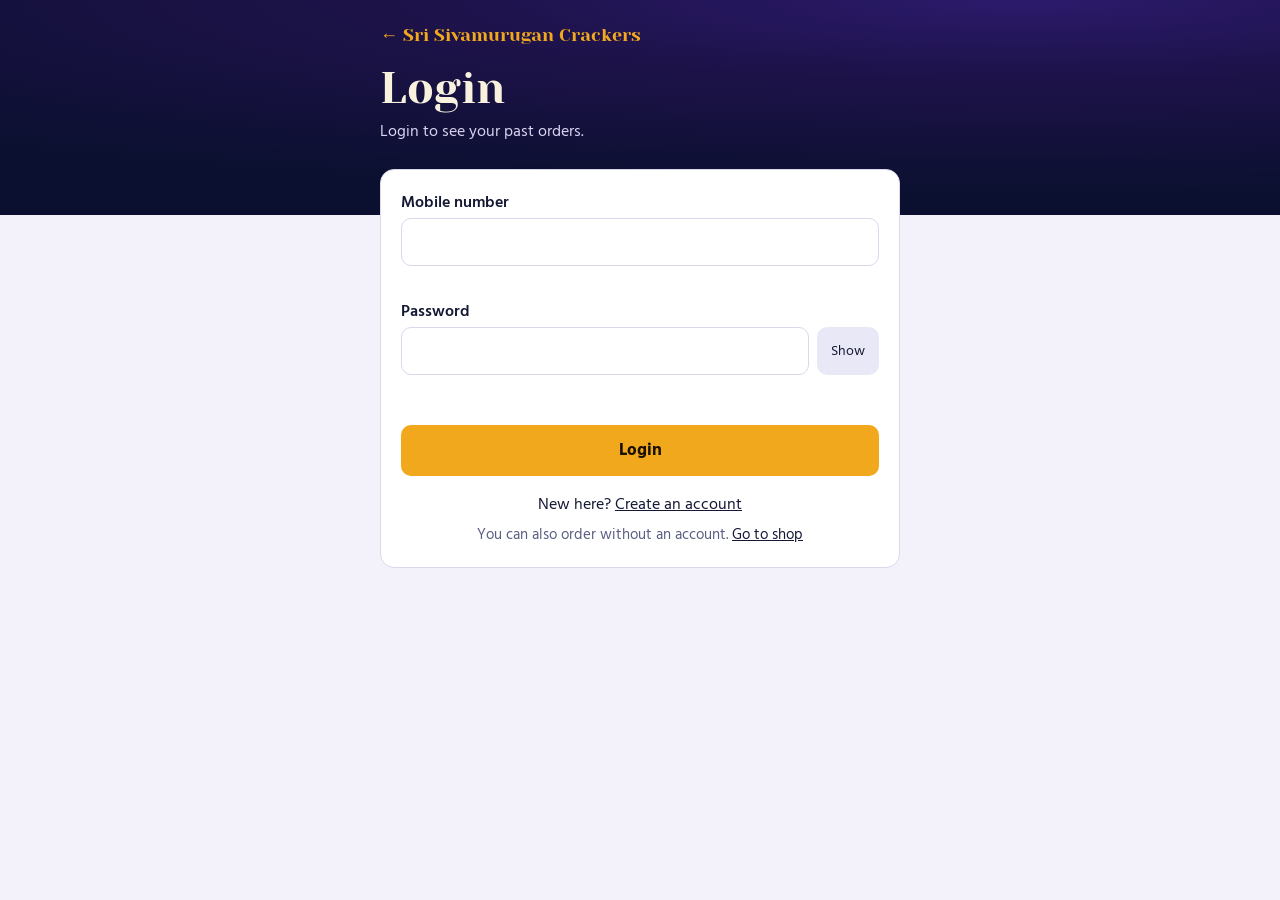
<file: login.html>
<!DOCTYPE html>
<html lang="en">
<head>
<meta charset="utf-8">
<meta name="viewport" content="width=device-width, initial-scale=1, viewport-fit=cover">
<title>Login - Sri Sivamurugan Crackers</title>
<link rel="preconnect" href="https://fonts.googleapis.com">
<link rel="preconnect" href="https://fonts.gstatic.com" crossorigin>
<link href="https://fonts.googleapis.com/css2?family=Yeseva+One&family=Hind+Madurai:wght@400;500;600;700&display=swap" rel="stylesheet">
<link rel="stylesheet" href="auth.css">
</head>
<body>
<header class="band"><div class="wrap">
  <div class="nav"><a class="shop" href="index.html">&larr; Sri Sivamurugan Crackers</a></div>
  <h1>Login</h1>
  <p>Login to see your past orders.</p>
</div></header>
<main><div class="wrap"><section class="panel">
  <form id="f" novalidate>
    <div class="fld"><label for="ph">Mobile number</label>
      <input id="ph" type="tel" inputmode="numeric" autocomplete="username" maxlength="10">
      <div class="err" id="e1"></div></div>
    <div class="fld"><label for="pw">Password</label>
      <div class="pwrow"><input id="pw" type="password" autocomplete="current-password"><button type="button" class="eye" id="eye">Show</button></div>
      <div class="err" id="e2"></div></div>
    <p class="err" id="fe" role="alert"></p>
    <button class="primary" id="go" type="submit">Login</button>
  </form>
  <p class="alt">New here? <a id="reg" href="register.html">Create an account</a></p>
  <p class="alt small">You can also order without an account. <a href="index.html">Go to shop</a></p>
</section></div></main>
<script src="auth.js"></script>
<script>
const $=s=>document.querySelector(s);
const next=safeNext();
if(getSession())location.replace(next);
$("#reg").href="register.html"+(next!=="index.html"?"?next="+next:"");
$("#eye").onclick=()=>{const p=$("#pw"),show=p.type==="password";p.type=show?"text":"password";$("#eye").textContent=show?"Hide":"Show"};
$("#f").addEventListener("submit",async e=>{
  e.preventDefault();
  const phone=$("#ph").value.replace(/\D/g,"").slice(-10),pw=$("#pw").value;
  const phoneOk=/^[6-9]\d{9}$/.test(phone);
  $("#e1").textContent=phoneOk?"":"Enter a 10 digit mobile number.";
  $("#e2").textContent=pw?"":"Enter your password.";
  $("#fe").textContent="";
  if(!phoneOk||!pw)return;
  const b=$("#go");b.disabled=true;b.textContent="Logging in...";
  const r=await api({action:"login",phone,password:pw});
  if(!r.ok){b.disabled=false;b.textContent="Login";$("#fe").textContent=errMsg(r);return}
  saveSession(r);location.href=next;
});
</script>
</body>
</html>
</file>
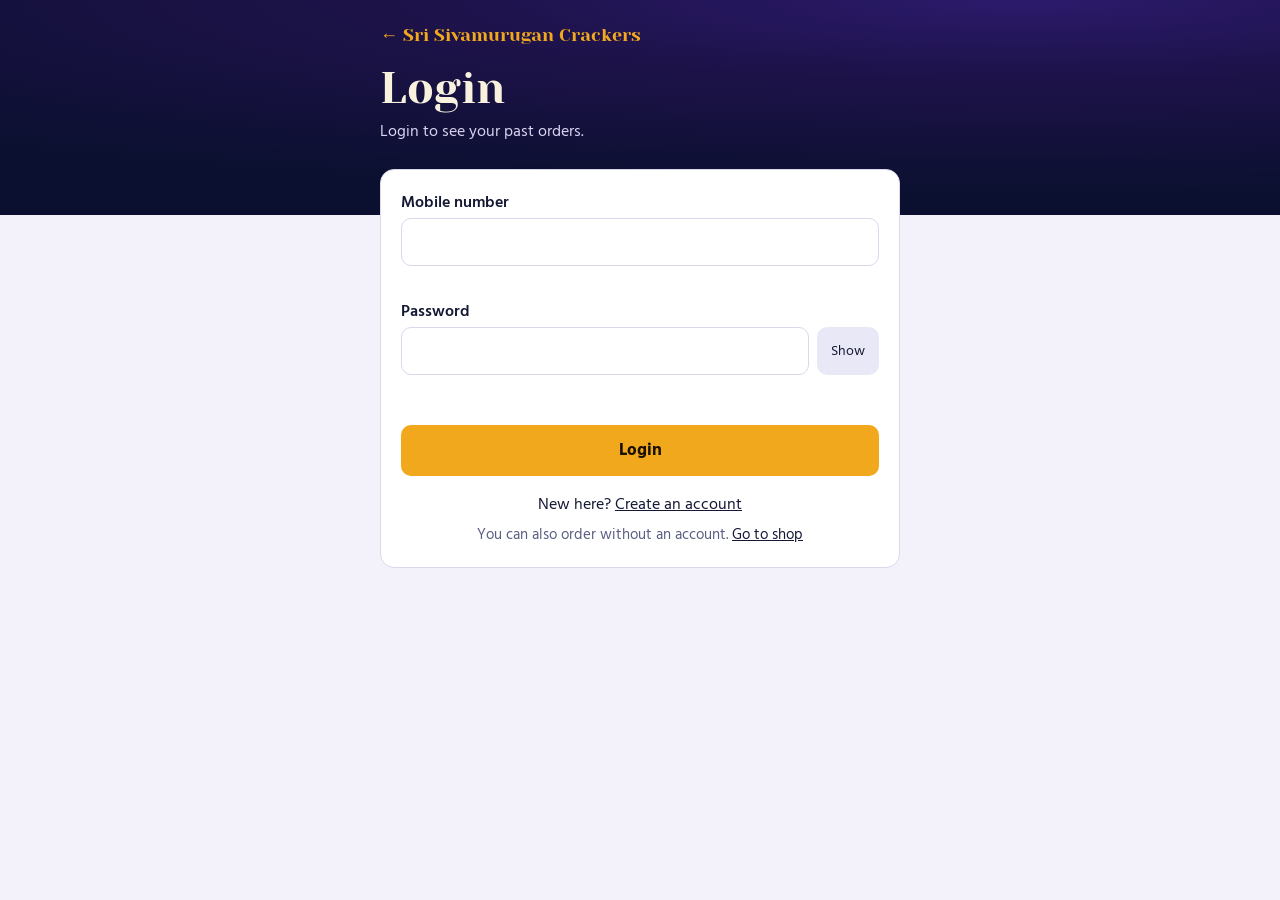
<file: orders.html>
<!DOCTYPE html>
<html lang="en">
<head>
<meta charset="utf-8">
<meta name="viewport" content="width=device-width, initial-scale=1, viewport-fit=cover">
<title>My orders - Sri Sivamurugan Crackers</title>
<link rel="preconnect" href="https://fonts.googleapis.com">
<link rel="preconnect" href="https://fonts.gstatic.com" crossorigin>
<link href="https://fonts.googleapis.com/css2?family=Yeseva+One&family=Hind+Madurai:wght@400;500;600;700&display=swap" rel="stylesheet">
<link rel="stylesheet" href="auth.css">
</head>
<body>
<header class="band"><div class="wrap wide">
  <div class="nav"><a class="shop" href="index.html">&larr; Sri Sivamurugan Crackers</a><button class="navbtn" id="out" type="button">Logout</button></div>
  <h1>My orders</h1>
  <p id="hi"></p>
</div></header>
<main><div class="wrap wide"><div id="list" aria-live="polite"></div></div></main>
<script src="auth.js"></script>
<script>
const $=s=>document.querySelector(s);
const s=getSession();
if(!s){location.replace("login.html?next=orders.html")}
else{
  $("#hi").textContent="Hi, "+s.name+" ("+s.phone+")";
  $("#out").onclick=logout;
  load();
}
async function load(){
  const box=$("#list");
  box.innerHTML='<div class="panel muted">Loading your orders...</div>';
  const r=await api({action:"myOrders",token:s.token});
  if(!r.ok){
    if(r.relogin||/login again/i.test(errMsg(r))){clearSession();location.replace("login.html?next=orders.html");return}
    box.innerHTML='<div class="panel"><p class="err">'+esc(errMsg(r))+'</p><button class="ghost" id="retry" type="button">Try again</button></div>';
    $("#retry").onclick=load;return;
  }
  const list=r.orders||[];
  if(!list.length){
    box.innerHTML='<div class="panel empty"><p>No orders yet.</p><a class="primary" href="index.html">Browse crackers</a></div>';return;
  }
  box.innerHTML=list.map(o=>{
    const items=String(o.items||"").split(/\s*;\s*|\r?\n/).map(t=>t.trim()).filter(Boolean);
    const n=Number(o.total),total=(o.total===""||o.total==null||isNaN(n))?esc(o.total||""):fmt(n);
    return '<article class="ord"><div class="oh"><b class="oid">'+esc(o.orderId)+'</b><span class="pill '+statusClass(o.status)+'">'+esc(o.status||"Pending")+'</span></div>'
      +'<div class="muted">'+esc(fmtDate(o.date))+'</div>'
      +'<ul>'+items.map(i=>'<li>'+esc(i)+'</li>').join("")+'</ul>'
      +'<div class="tot"><span>Total</span><b>'+total+'</b></div></article>';
  }).join("");
}
</script>
</body>
</html>
</file>
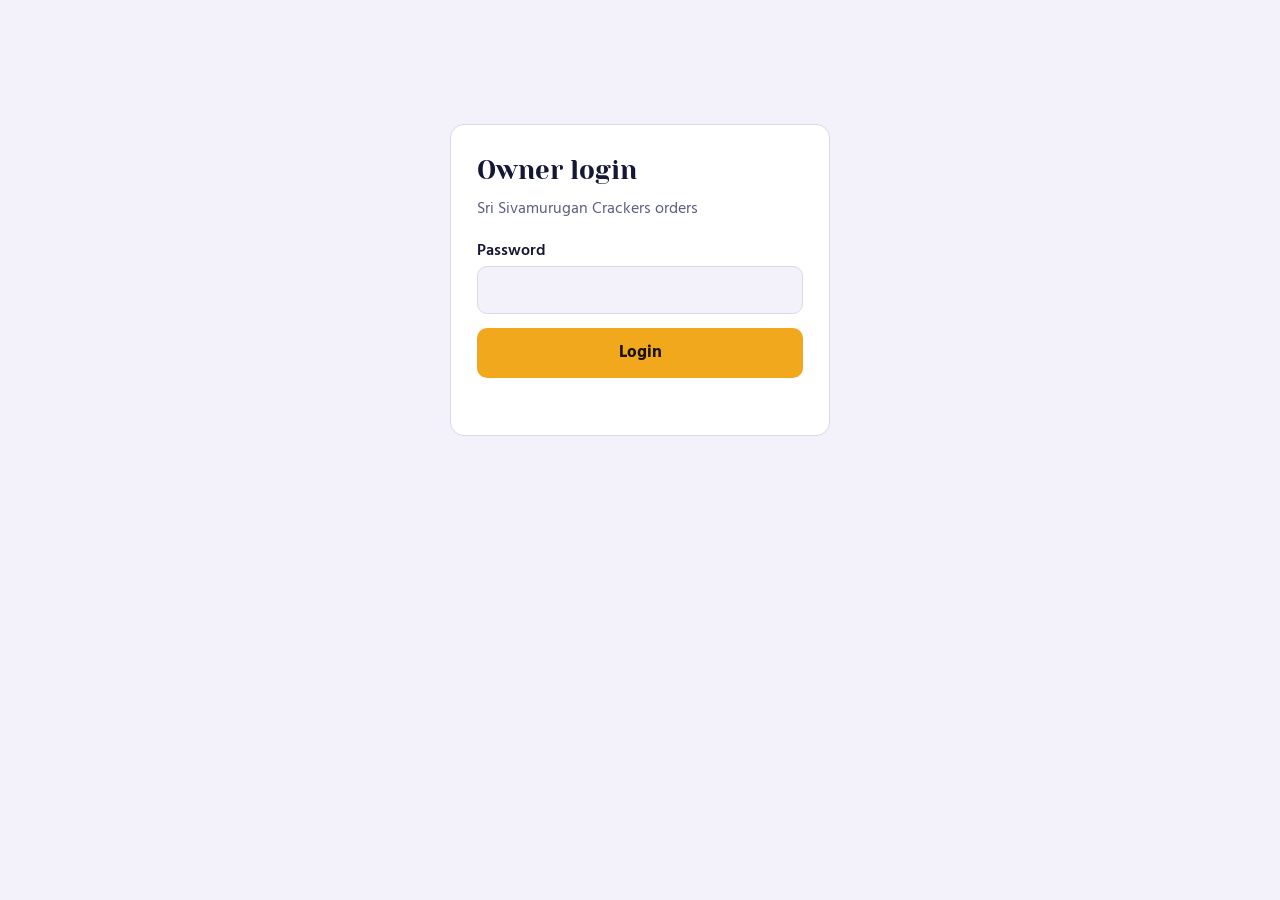
<file: owner.html>
<!DOCTYPE html>
<html lang="en">
<head>
<meta charset="utf-8">
<meta name="viewport" content="width=device-width, initial-scale=1">
<meta name="robots" content="noindex,nofollow">
<title>Owner - Sri Sivamurugan Crackers</title>
  <link rel="icon" type="image/png" href="images/favicon.png">
<link href="https://fonts.googleapis.com/css2?family=Yeseva+One&family=Hind+Madurai:wght@400;500;600;700&display=swap" rel="stylesheet">
<style>
:root{
  --bg:#F3F2FA;--surface:#fff;--ink:#141834;--muted:#5A5F82;--line:#DAD8EA;--chip:#E9E8F6;
  --marigold:#F2A81D;--on-marigold:#1A1200;--price:#B3261E;--warn:#B3261E;--ok:#1E7B4B;
  --display:"Yeseva One",Georgia,serif;--body:"Hind Madurai","Noto Sans Tamil",system-ui,sans-serif;
}
@media (prefers-color-scheme:dark){:root:not([data-theme="light"]){--bg:#0C1029;--surface:#151A3F;--ink:#F1EEE3;--muted:#A7ABCE;--line:#2A3060;--chip:#1E2450;--price:#F5B740;--warn:#FF8A80;--ok:#5FD08F}}
:root[data-theme="dark"]{--bg:#0C1029;--surface:#151A3F;--ink:#F1EEE3;--muted:#A7ABCE;--line:#2A3060;--chip:#1E2450;--price:#F5B740;--warn:#FF8A80;--ok:#5FD08F}
*{box-sizing:border-box}
body{margin:0;background:var(--bg);color:var(--ink);font-family:var(--body);font-size:16px;line-height:1.5}
button,input,select{font:inherit;color:inherit}
button{cursor:pointer}
:focus-visible{outline:3px solid var(--marigold);outline-offset:2px}
[hidden]{display:none!important}
.wrap{max-width:980px;margin:0 auto;padding:16px}
h1{font-family:var(--display);font-weight:400;font-size:26px;margin:0}
.login{max-width:380px;margin:12vh auto 0;background:var(--surface);border:1px solid var(--line);border-radius:14px;padding:26px}
.login p{color:var(--muted);margin:6px 0 18px}
.fld label{display:block;font-weight:600;margin-bottom:4px}
.fld input{width:100%;border:1px solid var(--line);background:var(--bg);border-radius:10px;padding:11px 12px;font-size:16px}
.primary{width:100%;margin-top:14px;background:var(--marigold);color:var(--on-marigold);border:0;border-radius:10px;padding:12px;font-weight:700;font-size:17px}
.primary[disabled]{opacity:.5}
.err{color:var(--warn);min-height:1.4em;margin-top:10px;font-size:15px}
.head{display:flex;align-items:center;gap:10px;flex-wrap:wrap;margin-bottom:14px}
.head .sp{flex:1}
.btn{background:var(--chip);border:0;border-radius:999px;padding:8px 16px}
.stats{display:grid;grid-template-columns:repeat(auto-fit,minmax(150px,1fr));gap:10px;margin-bottom:14px}
.stat{background:var(--surface);border:1px solid var(--line);border-radius:12px;padding:12px 14px}
.stat b{display:block;font-family:var(--display);font-weight:400;font-size:26px;color:var(--price)}
.stat span{color:var(--muted);font-size:14px}
.tabs{display:flex;gap:8px;overflow-x:auto;margin-bottom:12px;padding-bottom:4px}
.tab{flex:none;background:var(--chip);border:2px solid transparent;border-radius:999px;padding:6px 14px}
.tab[aria-pressed="true"]{border-color:var(--marigold);font-weight:700}
.search{width:100%;border:1px solid var(--line);background:var(--surface);border-radius:999px;padding:10px 16px;margin-bottom:12px}
.order{background:var(--surface);border:1px solid var(--line);border-left:5px solid var(--c,#F2A81D);border-radius:12px;padding:14px;margin-bottom:10px}
.order[data-s="Packed"]{--c:#8B5CD6}.order[data-s="Delivered"]{--c:#3E8E41}.order[data-s="Cancelled"]{--c:#888}
.top{display:flex;gap:10px;flex-wrap:wrap;align-items:baseline}
.top b{font-size:18px}.top .d{color:var(--muted);font-size:14px}.top .t{margin-left:auto;font-family:var(--display);font-size:22px;color:var(--price)}
.who{margin:4px 0}
.who a{color:inherit}
  .acts{display:flex;gap:8px;margin:8px 0}
.act{display:inline-flex;align-items:center;justify-content:center;min-height:40px;padding:8px 18px;border-radius:999px;background:var(--chip);color:var(--ink);text-decoration:none;font-weight:600}
.act.wa{background:#1E7B4B;color:#fff}
.items{margin:8px 0;padding-left:18px;color:var(--muted);font-size:15px}
.st{display:flex;align-items:center;gap:8px;margin-top:8px}
.st select{border:1px solid var(--line);background:var(--bg);border-radius:8px;padding:7px 10px}
.toast{position:fixed;left:50%;bottom:20px;transform:translateX(-50%);background:var(--ink);color:var(--bg);padding:10px 18px;border-radius:999px;font-size:15px;z-index:9}
.empty{text-align:center;color:var(--muted);padding:40px 0}
.scrim{position:fixed;inset:0;background:rgba(5,8,25,.55);z-index:20;display:flex;align-items:center;justify-content:center;padding:16px}
.modal{background:var(--surface);border:1px solid var(--line);border-radius:14px;padding:22px;max-width:380px;width:100%}
.modal h2{font-family:var(--display);font-weight:400;font-size:22px;margin:0 0 4px}
.modal p{color:var(--muted);margin:0 0 16px;font-size:15px}
.modal .row2{display:flex;gap:10px;margin-top:14px}
.modal .row2 .primary{margin-top:0}
.ghost{width:100%;background:none;border:1px solid var(--line);border-radius:10px;padding:11px;font-weight:600}
.temp{background:var(--chip);border-radius:10px;padding:14px;text-align:center;margin-top:4px}
.temp b{display:block;font-family:var(--display);font-size:28px;letter-spacing:.06em;color:var(--price);margin-bottom:6px}
.temp span{color:var(--muted);font-size:14px}
.ok{color:var(--ok);font-size:15px;min-height:1.4em;margin-top:10px}
.primary{display:flex;align-items:center;justify-content:center;gap:10px}
@keyframes spin{to{transform:rotate(360deg)}}
.spinner{width:16px;height:16px;border-radius:50%;border:2.5px solid rgba(0,0,0,.25);border-top-color:currentColor;animation:spin .7s linear infinite;flex:none}
</style>
</head>
<body>
<div class="wrap">
  <section class="login" id="login">
    <h1>Owner login</h1>
    <p>Sri Sivamurugan Crackers orders</p>
    <div class="fld"><label for="pw">Password</label><input id="pw" type="password" autocomplete="current-password"></div>
    <button class="primary" id="go"><span id="goLabel">Login</span></button>
    <div class="err" id="lerr" role="alert"></div>
  </section>

  <section id="dash" hidden>
    <div class="head">
      <h1>Orders</h1><span class="sp"></span>
      <button class="btn" id="resetPwBtn">Reset customer password</button>
      <button class="btn" id="refresh">Refresh</button>
      <button class="btn" id="logout">Logout</button>
    </div>
    <div class="stats">
      <div class="stat"><b id="sNew">0</b><span>New orders</span></div>
      <div class="stat"><b id="sAll">0</b><span>All orders</span></div>
      <div class="stat"><b id="sVal">0</b><span>Order value (without cancelled)</span></div>
    </div>
    <div class="tabs" id="tabs"></div>
    <input class="search" id="q" type="search" placeholder="Search name, phone or order number" aria-label="Search orders">
    <div id="list"></div>
  </section>
</div>
<div class="toast" id="toast" hidden></div>

<div class="scrim" id="resetScrim" hidden>
  <div class="modal" role="dialog" aria-modal="true" aria-labelledby="resetTitle">
    <h1 id="resetTitle" style="font-size:22px">Reset customer password</h1>
    <p>Enter the customer's mobile number. A new temporary password will be generated.</p>
    <div id="resetForm">
      <div class="fld"><label for="rpPhone">Mobile number</label><input id="rpPhone" type="tel" inputmode="numeric" maxlength="10" autocomplete="off"></div>
      <div class="err" id="rerr" role="alert"></div>
      <div class="row2">
        <button class="ghost" id="rpCancel">Cancel</button>
        <button class="primary" id="rpSubmit"><span id="rpSubmitLabel">Reset</span></button>
      </div>
    </div>
    <div id="resetResult" hidden>
      <div class="temp">
        <b id="rpTempPw"></b>
        <span id="rpForName"></span>
      </div>
      <p class="ok" id="rpCopyMsg"></p>
      <div class="row2">
        <button class="ghost" id="rpCopy">Copy password</button>
        <button class="primary" id="rpDone">Done</button>
      </div>
    </div>
  </div>
</div>

<script>
const API_URL="https://script.google.com/macros/s/AKfycbzn1nLD5nbDDpSSsAyyKy25qdJ4yzKvmbOGkP2OSKPBvZ82e1bfgyFeOICpjXPoswkr/exec";
const STATUSES=["New","Packed","Delivered","Cancelled"];
const $=s=>document.querySelector(s);
const esc=s=>String(s).replace(/[&<>"']/g,c=>({"&":"&amp;","<":"&lt;",">":"&gt;",'"':"&quot;","'":"&#39;"}[c]));
const fmt=n=>"Rs. "+Math.round(n).toLocaleString("en-IN");
let token="",orders=[],tab="All",timer=0;
try{token=sessionStorage.getItem("ssc_owner_token")||""}catch(e){}
function setBtnLoading(btn,labelEl,text){btn.disabled=true;labelEl.innerHTML=`<span class="spinner" aria-hidden="true"></span><span>${text}</span>`}
function setBtnIdle(btn,labelEl,text){btn.disabled=false;labelEl.textContent=text}

async function api(body){
  const r=await fetch(API_URL,{method:"POST",headers:{"Content-Type":"text/plain;charset=utf-8"},body:JSON.stringify(body)});
  return r.json();
}
function toast(t){const el=$("#toast");el.textContent=t;el.hidden=false;clearTimeout(toast.t);toast.t=setTimeout(()=>el.hidden=true,2600)}

async function login(){
  const pw=$("#pw").value;if(!pw){$("#lerr").textContent="Enter the password.";return}
  const b=$("#go"),lbl=$("#goLabel");setBtnLoading(b,lbl,"Checking...");$("#lerr").textContent="";
  try{
    const r=await api({action:"ownerLogin",password:pw});
    if(!r.ok)throw new Error(r.error||"Login failed");
    token=r.token;try{sessionStorage.setItem("ssc_owner_token",token)}catch(e){}
    $("#pw").value="";show();
  }catch(e){$("#lerr").textContent=e.message==="Failed to fetch"?"Could not reach the server. Check your internet.":e.message}
  setBtnIdle(b,lbl,"Login");
}
function logout(){
  token="";clearInterval(timer);try{sessionStorage.removeItem("ssc_owner_token")}catch(e){}
  $("#dash").hidden=true;$("#login").hidden=false;$("#pw").focus();
}
function show(){
  $("#login").hidden=true;$("#dash").hidden=false;load();
  clearInterval(timer);timer=setInterval(()=>{if(!document.hidden)load(true)},60000);
}
async function load(quiet){
  try{
    const r=await api({action:"orders",token});
    if(!r.ok){if(/login again/i.test(r.error||"")){logout();$("#lerr").textContent="Session ended. Login again.";return}throw new Error(r.error)}
    orders=r.orders;render();
  }catch(e){if(!quiet)toast("Could not load orders. Try Refresh.")}
}
  function waLink(o){
  const ph=String(o.phone).replace(/\D/g,"").slice(-10);
  const msg="Hello "+o.name+", this is Sri Sivamurugan Crackers. We received your order "+o.orderId+" (Rs. "+Math.round(o.total).toLocaleString("en-IN")+"). Please confirm the order, freight and payment.";
  return "https://wa.me/91"+ph+"?text="+encodeURIComponent(msg);
}
function render(){
  const live=orders.filter(o=>o.status!=="Cancelled");
  $("#sNew").textContent=orders.filter(o=>o.status==="New").length;
  $("#sAll").textContent=orders.length;
  $("#sVal").textContent=fmt(live.reduce((a,o)=>a+o.total,0));
  const names=["All",...STATUSES];
  $("#tabs").innerHTML=names.map(n=>{const c=n==="All"?orders.length:orders.filter(o=>o.status===n).length;
    return `<button class="tab" data-t="${n}" aria-pressed="${tab===n}">${n} (${c})</button>`}).join("");
  const q=$("#q").value.trim().toLowerCase();
  const rows=orders.filter(o=>(tab==="All"||o.status===tab)&&(!q||(o.name+" "+o.phone+" "+o.orderId).toLowerCase().includes(q)));
  $("#list").innerHTML=rows.length?rows.map(o=>`
    <article class="order" data-s="${esc(o.status)}">
      <div class="top"><b>${esc(o.orderId)}</b><span class="d">${esc(o.date)}</span><span class="t">${fmt(o.total)}</span></div>
      <div class="who"><b>${esc(o.name)}</b> &middot; <a href="tel:${esc(o.phone)}">${esc(o.phone)}</a></div>
      <div class="who">${esc(o.address)}</div>
          <div class="acts"><a class="act" href="tel:${esc(o.phone)}">Call</a><a class="act wa" href="${esc(waLink(o))}" target="_blank" rel="noopener">WhatsApp</a></div>  
      <ul class="items">${String(o.items).split("; ").map(i=>`<li>${esc(i)}</li>`).join("")}</ul>
      <div class="st"><label for="s-${esc(o.orderId)}">Status</label>
        <select id="s-${esc(o.orderId)}" data-id="${esc(o.orderId)}">${STATUSES.map(s=>`<option ${s===o.status?"selected":""}>${s}</option>`).join("")}</select></div>
    </article>`).join(""):`<div class="empty">No orders here yet.</div>`;
}
$("#tabs").addEventListener("click",e=>{const b=e.target.closest(".tab");if(b){tab=b.dataset.t;render()}});
$("#q").addEventListener("input",render);
$("#list").addEventListener("change",async e=>{
  const sel=e.target.closest("select");if(!sel)return;
  const o=orders.find(x=>x.orderId===sel.dataset.id);if(!o)return;
  const old=o.status;sel.disabled=true;
  try{
    const r=await api({action:"updateStatus",token,orderId:o.orderId,status:sel.value});
    if(!r.ok)throw new Error(r.error);
    o.status=sel.value;toast("Status changed to "+o.status);
  }catch(err){sel.value=old;toast("Could not change status")}
  render();
});
$("#go").addEventListener("click",login);
$("#pw").addEventListener("keydown",e=>{if(e.key==="Enter")login()});
$("#refresh").addEventListener("click",()=>{load();toast("Refreshed")});
$("#logout").addEventListener("click",logout);

/* ---------- reset customer password ---------- */
let rpLastFocus=null;
function openReset(){
  rpLastFocus=document.activeElement;
  $("#rpPhone").value="";$("#rerr").textContent="";
  $("#resetForm").hidden=false;$("#resetResult").hidden=true;
  $("#rpSubmit").disabled=false;$("#rpSubmitLabel").textContent="Reset";
  $("#resetScrim").hidden=false;
  setTimeout(()=>$("#rpPhone").focus(),50);
}
function closeReset(){
  $("#resetScrim").hidden=true;
  if(rpLastFocus&&rpLastFocus.focus)rpLastFocus.focus();
}
async function submitReset(){
  const phone=$("#rpPhone").value.trim();
  if(!/^[6-9]\d{9}$/.test(phone)){$("#rerr").textContent="Enter a valid 10 digit mobile number.";return}
  $("#rerr").textContent="";
  const b=$("#rpSubmit"),lbl=$("#rpSubmitLabel");setBtnLoading(b,lbl,"Resetting...");
  try{
    const r=await api({action:"resetPassword",token,phone});
    if(!r.ok)throw new Error(r.error||"Could not reset password.");
    $("#rpTempPw").textContent=r.tempPassword;
    $("#rpForName").textContent="New temporary password for "+r.name+" ("+r.phone+")";
    $("#rpCopyMsg").textContent="";
    $("#resetForm").hidden=true;$("#resetResult").hidden=false;
    setTimeout(()=>$("#rpCopy").focus(),50);
  }catch(e){
    if(/login again/i.test(e.message||"")){closeReset();logout();$("#lerr").textContent="Session ended. Login again.";return}
    $("#rerr").textContent=e.message==="Failed to fetch"?"Could not reach the server. Check your internet.":e.message;
  }
  setBtnIdle(b,lbl,"Reset");
}
$("#resetPwBtn").addEventListener("click",openReset);
$("#rpCancel").addEventListener("click",closeReset);
$("#rpDone").addEventListener("click",closeReset);
$("#rpSubmit").addEventListener("click",submitReset);
$("#rpPhone").addEventListener("keydown",e=>{if(e.key==="Enter")submitReset()});
$("#rpCopy").addEventListener("click",async()=>{
  try{await navigator.clipboard.writeText($("#rpTempPw").textContent);$("#rpCopyMsg").textContent="Copied."}
  catch(e){$("#rpCopyMsg").textContent="Copy not allowed here. Select the text manually."}
});
$("#resetScrim").addEventListener("click",e=>{if(e.target.id==="resetScrim")closeReset()});
document.addEventListener("keydown",e=>{if(e.key==="Escape"&&!$("#resetScrim").hidden)closeReset()});

if(token)show();
</script>
</body>
</html>
</file>
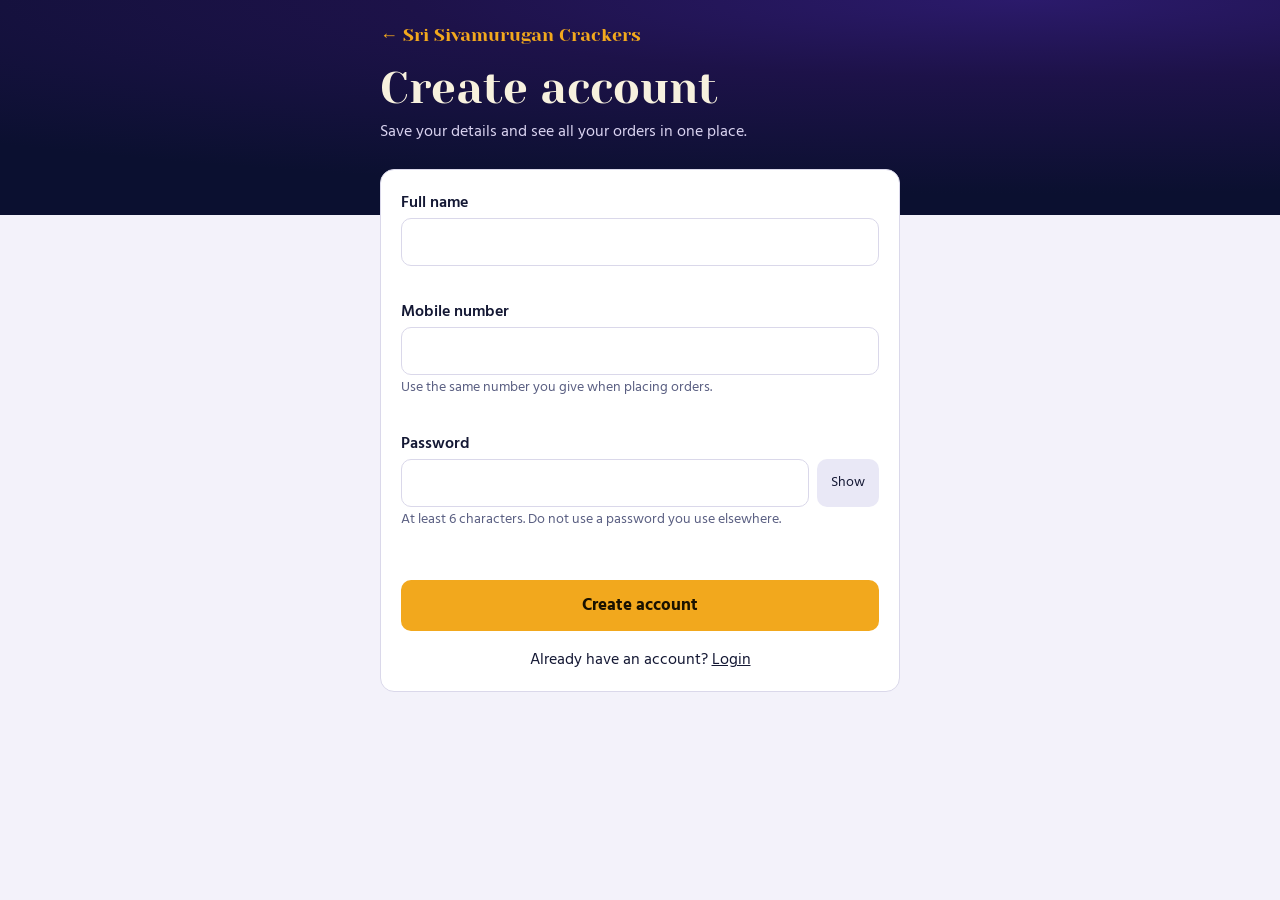
<file: register.html>
<!DOCTYPE html>
<html lang="en">
<head>
<meta charset="utf-8">
<meta name="viewport" content="width=device-width, initial-scale=1, viewport-fit=cover">
<title>Create account - Sri Sivamurugan Crackers</title>
<link rel="preconnect" href="https://fonts.googleapis.com">
<link rel="preconnect" href="https://fonts.gstatic.com" crossorigin>
<link href="https://fonts.googleapis.com/css2?family=Yeseva+One&family=Hind+Madurai:wght@400;500;600;700&display=swap" rel="stylesheet">
<link rel="stylesheet" href="auth.css">
</head>
<body>
<header class="band"><div class="wrap">
  <div class="nav"><a class="shop" href="index.html">&larr; Sri Sivamurugan Crackers</a></div>
  <h1>Create account</h1>
  <p>Save your details and see all your orders in one place.</p>
</div></header>
<main><div class="wrap"><section class="panel">
  <form id="f" novalidate>
    <div class="fld"><label for="nm">Full name</label>
      <input id="nm" autocomplete="name"><div class="err" id="e0"></div></div>
    <div class="fld"><label for="ph">Mobile number</label>
      <input id="ph" type="tel" inputmode="numeric" autocomplete="username" maxlength="10">
      <div class="hint">Use the same number you give when placing orders.</div>
      <div class="err" id="e1"></div></div>
    <div class="fld"><label for="pw">Password</label>
      <div class="pwrow"><input id="pw" type="password" autocomplete="new-password"><button type="button" class="eye" id="eye">Show</button></div>
      <div class="hint">At least 6 characters. Do not use a password you use elsewhere.</div>
      <div class="err" id="e2"></div></div>
    <p class="err" id="fe" role="alert"></p>
    <button class="primary" id="go" type="submit">Create account</button>
  </form>
  <p class="alt">Already have an account? <a id="log" href="login.html">Login</a></p>
</section></div></main>
<script src="auth.js"></script>
<script>
const $=s=>document.querySelector(s);
const next=safeNext();
if(getSession())location.replace(next);
$("#log").href="login.html"+(next!=="index.html"?"?next="+next:"");
$("#eye").onclick=()=>{const p=$("#pw"),show=p.type==="password";p.type=show?"text":"password";$("#eye").textContent=show?"Hide":"Show"};
$("#f").addEventListener("submit",async e=>{
  e.preventDefault();
  const name=$("#nm").value.trim(),phone=$("#ph").value.replace(/\D/g,"").slice(-10),pw=$("#pw").value;
  const phoneOk=/^[6-9]\d{9}$/.test(phone);
  $("#e0").textContent=name.length>=2?"":"Enter your name.";
  $("#e1").textContent=phoneOk?"":"Enter a 10 digit mobile number.";
  $("#e2").textContent=pw.length>=6?"":"Password must be at least 6 characters.";
  $("#fe").textContent="";
  if(name.length<2||!phoneOk||pw.length<6)return;
  const b=$("#go");b.disabled=true;b.textContent="Creating account...";
  const r=await api({action:"register",name,phone,password:pw});
  if(!r.ok){b.disabled=false;b.textContent="Create account";$("#fe").textContent=errMsg(r);return}
  saveSession(r);location.href=next;
});
</script>
</body>
</html>
</file>
<file: auth.css>
:root{
  --bg:#F3F2FA;--surface:#FFFFFF;--ink:#141834;--muted:#5A5F82;--line:#DAD8EA;
  --price:#B3261E;--marigold:#F2A81D;--on-marigold:#1A1200;--night:#0B1030;--night2:#1D1249;
  --chip:#E9E8F6;--ok:#1E7B4B;--warn:#B3261E;
  --display:"Yeseva One",Georgia,"Times New Roman",serif;
  --body:"Hind Madurai","Noto Sans Tamil",system-ui,-apple-system,"Segoe UI",Roboto,sans-serif;
}
@media (prefers-color-scheme:dark){
  :root{--bg:#0C1029;--surface:#151A3F;--ink:#F1EEE3;--muted:#A7ABCE;--line:#2A3060;--price:#F5B740;--chip:#1E2450;--ok:#5FD08F;--warn:#FF8A80}
}
*,*::before,*::after{box-sizing:border-box}
html{-webkit-text-size-adjust:100%}
body{margin:0;background:var(--bg);color:var(--ink);font-family:var(--body);font-size:16px;line-height:1.5;padding-bottom:env(safe-area-inset-bottom,0px)}
button,input{font:inherit;color:inherit}
button{cursor:pointer}
:focus-visible{outline:3px solid var(--marigold);outline-offset:2px}
[hidden]{display:none!important}

.band{background:radial-gradient(120% 90% at 80% 0%,#2B1A6B 0%,var(--night2) 40%,var(--night) 100%);color:#F7F1DE;padding:calc(22px + env(safe-area-inset-top,0px)) 20px 72px}
.wrap{max-width:520px;margin:0 auto}
.wrap.wide{max-width:760px}
.nav{display:flex;align-items:center;justify-content:space-between;gap:12px}
.shop{font-family:var(--display);color:var(--marigold);font-size:18px;text-decoration:none}
.navbtn{background:transparent;border:1px solid #6a5fb0;color:#F7F1DE;border-radius:999px;padding:6px 14px;font-size:15px;text-decoration:none}
.navbtn:hover{border-color:var(--marigold)}
.band h1{font-family:var(--display);font-weight:400;font-size:clamp(32px,7vw,44px);line-height:1.1;margin:16px 0 6px}
.band p{margin:0;color:#D9D3F0}
main{margin-top:-46px;padding:0 16px 48px}

.panel{background:var(--surface);border:1px solid var(--line);border-radius:14px;padding:20px}
.fld{margin-bottom:14px}
.fld label{display:block;font-weight:600;margin-bottom:4px}
.fld input{width:100%;border:1px solid var(--line);background:var(--surface);border-radius:10px;padding:11px 12px;font-size:16px}
.pwrow{display:flex;gap:8px}
.pwrow input{flex:1;min-width:0}
.eye{background:var(--chip);border:0;border-radius:10px;padding:0 14px;font-size:14px}
.hint{color:var(--muted);font-size:14px;margin-top:2px}
.err{color:var(--warn);font-size:14px;min-height:1.2em;margin:2px 0 0}
.primary{width:100%;background:var(--marigold);color:var(--on-marigold);border:0;border-radius:10px;padding:13px;font-weight:700;font-size:17px;text-align:center;text-decoration:none;display:block}
.primary[disabled]{opacity:.5;cursor:not-allowed}
.ghost{background:none;border:1px solid var(--line);border-radius:10px;padding:10px 16px}
.alt{margin:16px 0 0;text-align:center}
.alt.small{color:var(--muted);font-size:15px;margin-top:8px}
a{color:var(--ink)}
.muted{color:var(--muted)}

.ord{background:var(--surface);border:1px solid var(--line);border-left:5px solid var(--marigold);border-radius:12px;padding:14px 16px;margin-bottom:12px}
.oh{display:flex;align-items:center;justify-content:space-between;gap:10px;margin-bottom:2px}
.oid{background:var(--chip);border-radius:8px;padding:2px 10px;letter-spacing:.03em;font-size:15px;overflow-wrap:anywhere}
.pill{border-radius:999px;padding:2px 12px;font-size:14px;font-weight:600;white-space:nowrap}
.pill.wait{background:#FBE7B8;color:#5A3D00}
.pill.good{background:#CDEFDD;color:#0F4D2C}
.pill.bad{background:#F8D3CF;color:#7A1710}
.ord ul{margin:10px 0;padding-left:20px}
.ord li{margin:2px 0;overflow-wrap:anywhere}
.tot{display:flex;justify-content:space-between;border-top:1px solid var(--line);padding-top:8px;font-family:var(--display);font-size:20px}
.empty{text-align:center}
.empty .primary{max-width:260px;margin:14px auto 0}
</file>
